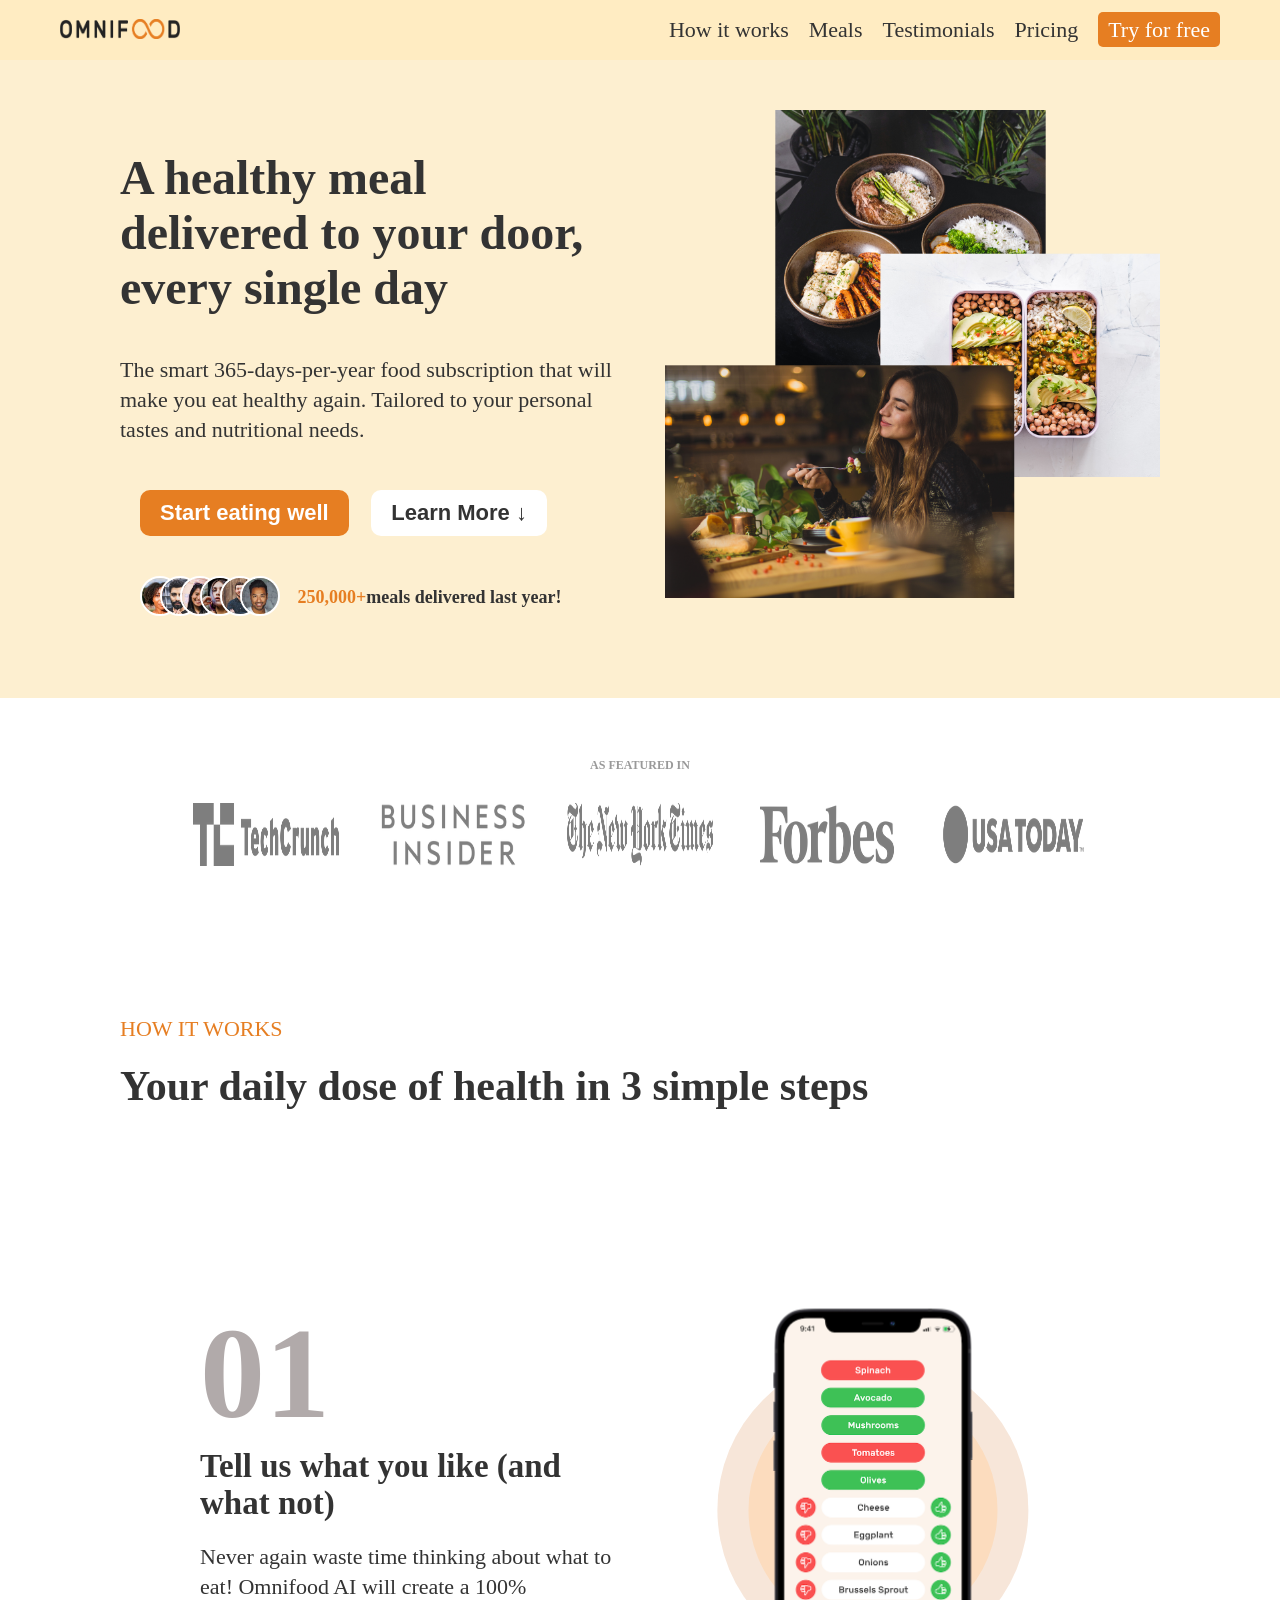
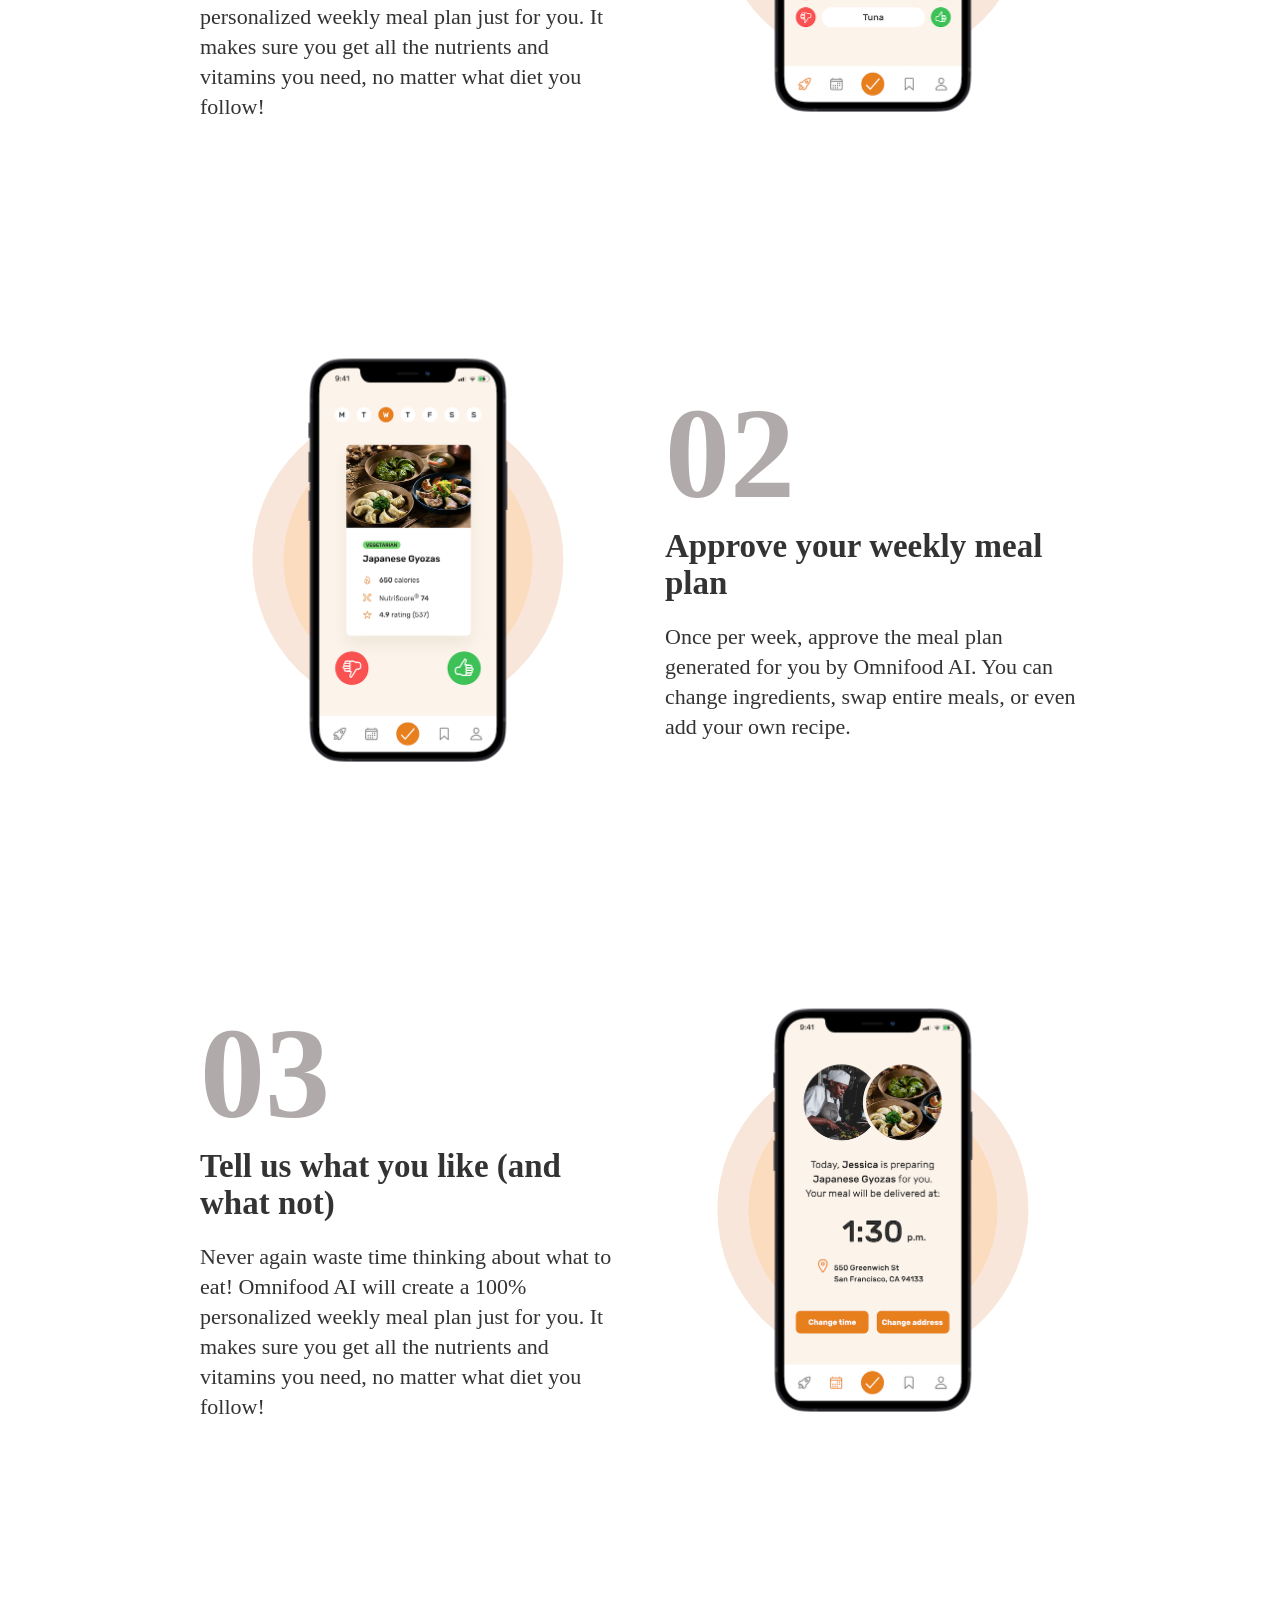
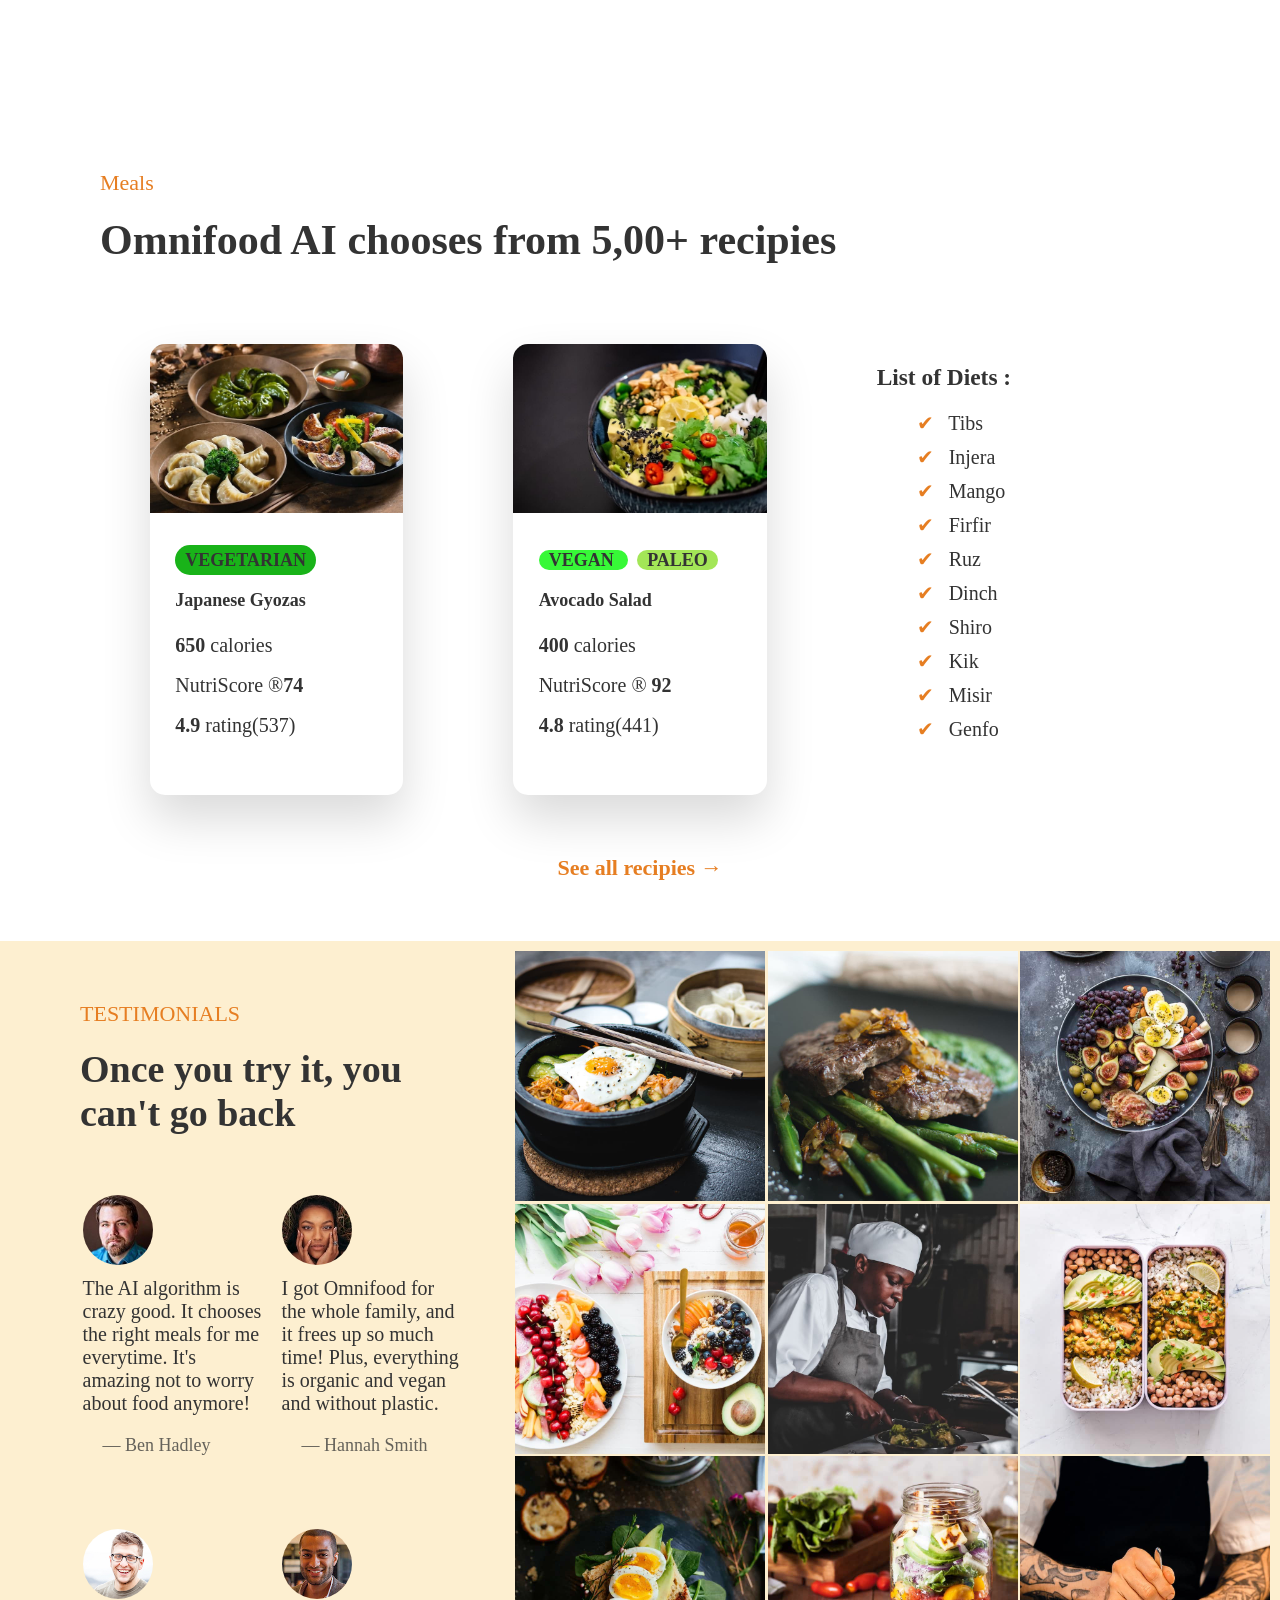
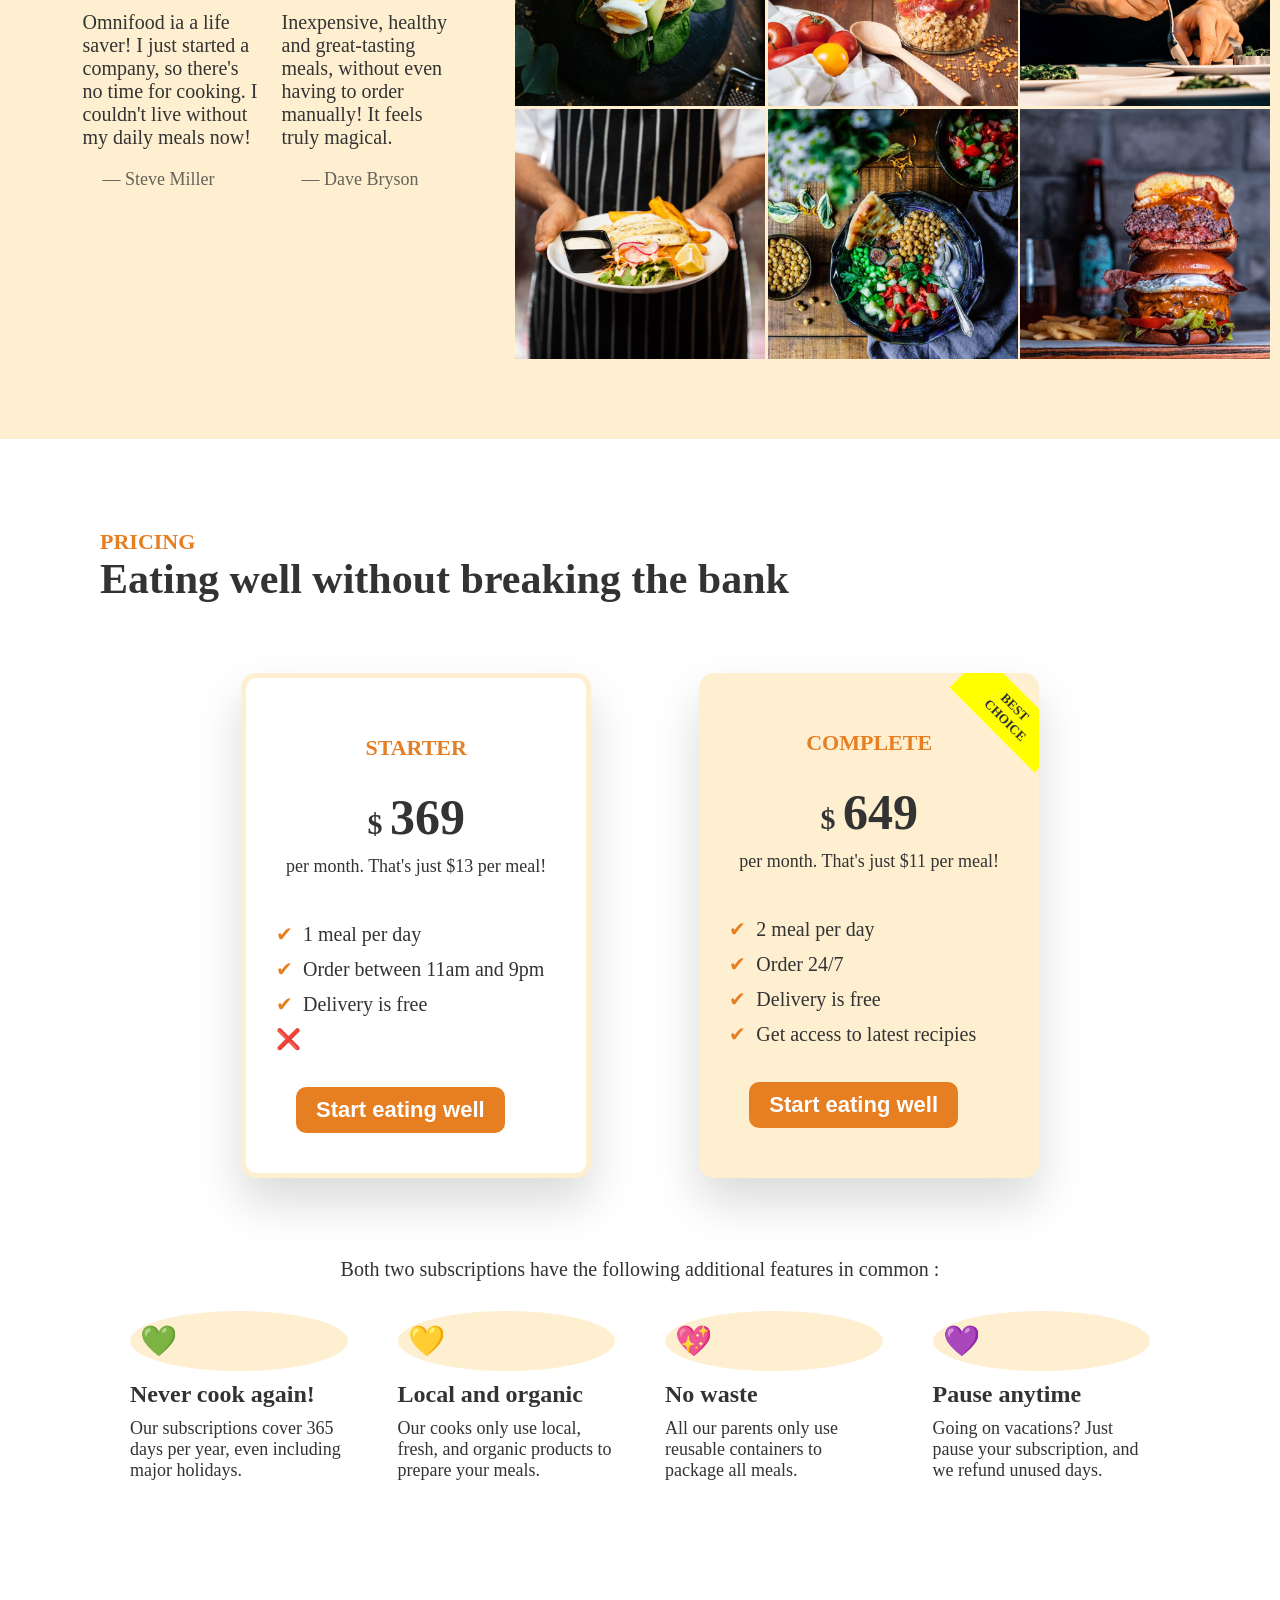
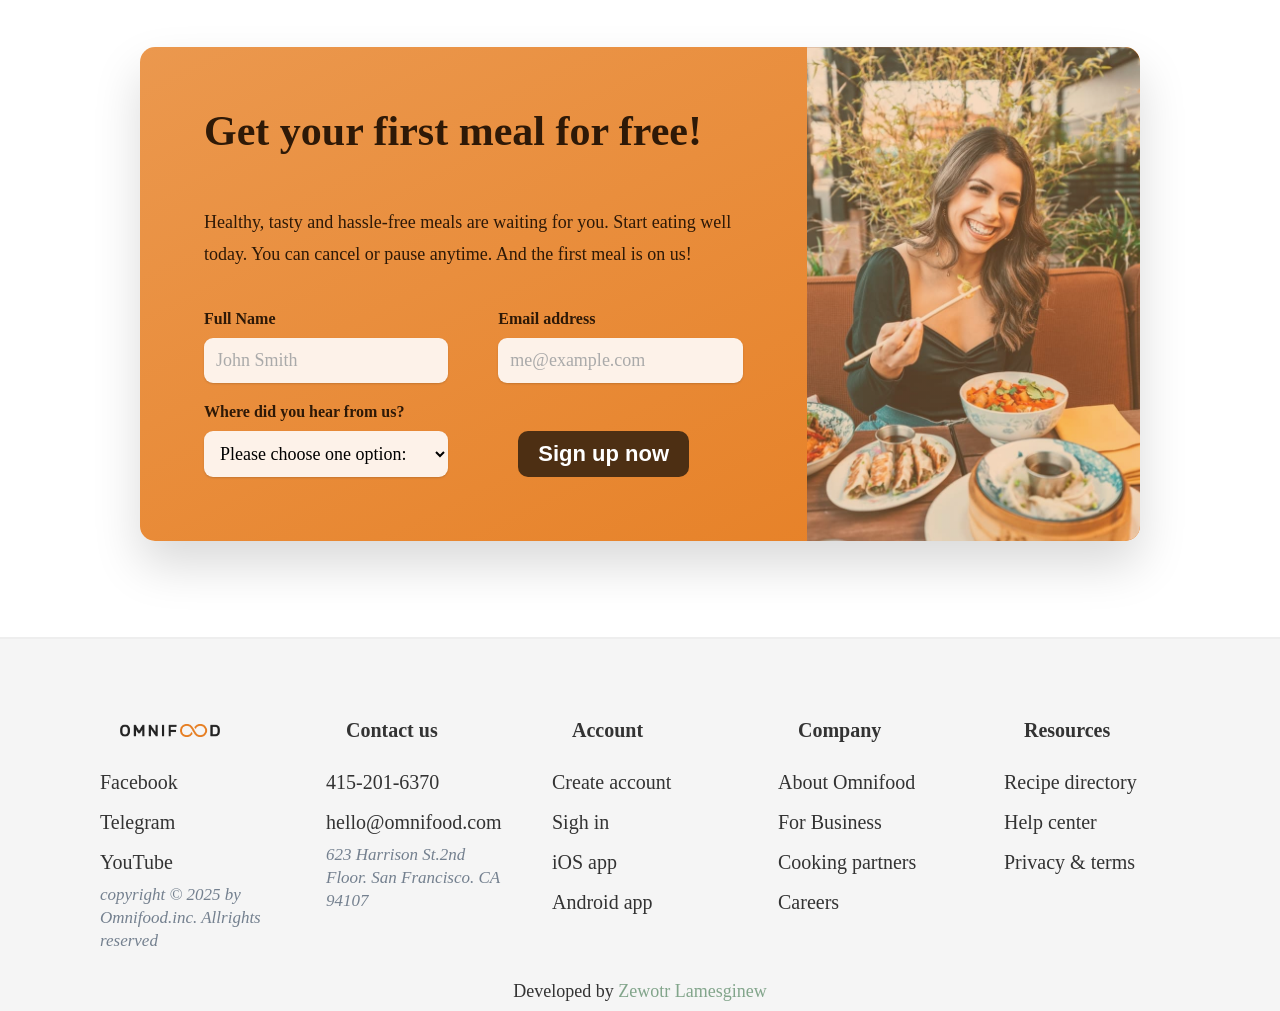
<file: index.html>
<!DOCTYPE html>
<html lang="en">
  <head>
    <meta charset="UTF-8" />
    <meta name="viewport" content="width=device-width, initial-scale=1.0" />
    <title>Omnifood</title>
    <link rel="stylesheet" href="styles.css" />
    <link rel="stylesheet" href="queries.css" />
  </head>
  <body>
    <header>
      <nav class="main__navs grid grid--2-cols">
        <div class="logo">
          <img
            src="img/omnifood-logo..png"
            alt="Omnifood logo"
            class="omnifood__logo"
          />
        </div>
        <div class="nav__links">
          <ul>
            <li>
              <a href="#how__it__works" class="nav-link"> How it works </a>
            </li>
            <li><a href="#meals" class="nav-link"> Meals </a></li>
            <li><a href="#testimonials" class="nav-link"> Testimonials </a></li>
            <li><a href="#pricing" class="nav-link"> Pricing </a></li>
            <li>
              <a href="#cta" class="nav-link try__for__free"> Try for free </a>
            </li>
          </ul>
        </div>
      </nav>
    </header>

    <!-- HERO -->
    <section class="section__hero grid grid--2-cols">
      <div class="hero__text">
        <h1 class="hero__title">
          A healthy meal delivered to your door, every single day
        </h1>
        <p class="hero__description">
          The smart 365-days-per-year food subscription that will make you eat
          healthy again. Tailored to your personal tastes and nutritional needs.
        </p>
        <button class="btn hero__btn__start-eat">Start eating well</button>
        <button class="btn hero__btn__learn-more">
          Learn More &DownArrow;
        </button>
        <div class="hero__testimony grid grid--3-cols">
          <p class="hero__testimony-images">
            <img
              src="img/customers/customer-6.jpg"
              alt="testimonial peerson image 1"
              class="hero__testimony-image"
            />
            <img
              src="img/customers/customer-5.jpg"
              alt="testimonial peerson image 2"
              class="hero__testimony-image"
            />
            <img
              src="img/customers/customer-1.jpg"
              alt="testimonial peerson image 3"
              class="hero__testimony-image"
            />
            <img
              src="img/customers/customer-3.jpg"
              alt="testimonial peerson image 5"
              class="hero__testimony-image"
            />
            <img
              src="img/customers/customer-4.jpg"
              alt="testimonial peerson image 6"
              class="hero__testimony-image"
            />
            <img
              src="img/customers/customer-2.jpg"
              alt="testimonial peerson image 4"
              class="hero__testimony-image"
            />
          </p>
          <span class="hero__testimony-texts">
            <span class="hero__delivered__meals-number">250,000+</span>meals
            delivered last year!
          </span>
        </div>
      </div>
      <div class="hero__box-img">
        <img
          src="img/hero..png"
          alt="woman eating, delicious food served"
          class="hero-img"
        />
      </div>
    </section>

    <!-- AS FEATURED IN -->
    <section id="as__featured__in" class="as__featured__in">
      <p class="as__featured__in-text">AS FEATURED IN</p>

      <figure class="featured__in-logos">
        <img
          src="img/logos/techcrunch.png"
          alt="Tech crunch logo"
          class="featured__in-logo"
        />
        <img
          src="img/logos/business-insider.png"
          alt="Business insider logo"
          class="featured__in-logo"
        />
        <img
          src="img/logos/the-new-york-times.png"
          alt="The newyork times logo"
          class="featured__in-logo"
        />
        <img
          src="img/logos/forbes.png"
          alt="Forbes logo"
          class="featured__in-logo"
        />
        <img
          src="img/logos/usa-today.png"
          alt="USA today logo"
          class="featured__in-logo"
        />
      </figure>
    </section>

    <!-- HOW IT WORKS -->
    <section id="how__it__works" class="how__it__works">
      <p class="title">HOW IT WORKS</p>
      <p class="describer">Your daily dose of health in 3 simple steps</p>
      <div class="how__work-steps">
        <div class="how__step how__step-one grid grid--2-cols">
          <div class="how__step-text">
            <h1 class="how__step-number">01</h1>
            <h2 class="how__work__step-title">
              Tell us what you like (and what not)
            </h2>
            <p class="how__work__step-description">
              Never again waste time thinking about what to eat! Omnifood AI
              will create a 100% personalized weekly meal plan just for you. It
              makes sure you get all the nutrients and vitamins you need, no
              matter what diet you follow!
            </p>
          </div>
          <div class="how__frame">
            <div class="how__work__step-photo">
              <img
                src="img/app/app-screen-1..png"
                alt="green and red color buttons  with food item name on above to choose with style like in mobile phone"
              />
            </div>
          </div>
          <!-- </div> -->

          <!-- step 2 -->
          <!-- <div class="how__step how__step-two grid grid--2-cols"> -->
          <div class="how__frame how__frame-2">
            <div class="how__work__step-photo">
              <img
                src="img/app/app-screen-2..png"
                alt="green and red color buttons  with food item name on above to choose with style like in mobile phone"
              />
            </div>
          </div>
          <div class="how__step-text how__step-two">
            <h1 class="how__step-number">02</h1>
            <h2 class="how__work__step-title">Approve your weekly meal plan</h2>
            <p class="how__work__step-description">
              Once per week, approve the meal plan generated for you by Omnifood
              AI. You can change ingredients, swap entire meals, or even add
              your own recipe.
            </p>
          </div>
          <!-- </div> -->
          <!-- step 3 -->
          <!-- <div class="how__step how__step-three grid grid--2-cols"> -->
          <div class="how__step-text">
            <h1 class="how__step-number">03</h1>
            <h2 class="how__work__step-title">
              Tell us what you like (and what not)
            </h2>
            <p class="how__work__step-description">
              Never again waste time thinking about what to eat! Omnifood AI
              will create a 100% personalized weekly meal plan just for you. It
              makes sure you get all the nutrients and vitamins you need, no
              matter what diet you follow!
            </p>
          </div>
          <div class="how__frame">
            <div class="how__work__step-photo">
              <img
                src="img/app/app-screen-3..png"
                alt="green and red color buttons  with food item name on above to choose with style like in mobile phone"
              />
            </div>
          </div>
        </div>
      </div>
    </section>

    <!-- MEALS-->
    <section id="meals" class="meals">
      <h class="title meals__title">Meals</h>
      <p class="describer">Omnifood AI chooses from 5,00+ recipies</p>
      <div class="meal__menu grid grid--3-cols">
        <!-- meal one -->
        <div class="menu-one menu__container">
          <div class="menu-photo">
            <img
              src="img/meals/meal-1.jpg"
              alt="meal menu one with description including rating"
              class="menu-img"
            />
          </div>
          <div class="menu-description">
            <h2 class="dieter-type menu-1">VEGETARIAN</h2>
            <h1 class="menu-name">Japanese Gyozas</h1>
            <p><strong>650</strong> calories</p>
            <p>NutriScore &REG;<strong>74</strong></p>
            <p><strong>4.9</strong> rating(537)</p>
          </div>
        </div>

        <!-- meal two -->
        <div class="menu-two menu__container">
          <div class="menu-photo">
            <img
              src="img/meals/meal-2.jpg"
              alt="meal menu one with description including rating"
              class="menu-img"
            />
          </div>
          <div class="menu-description">
            <h2 class="menu-2">
              <span class="type-1 dieter-type">VEgan </span> &nbsp;
              <span class="type-2 dieter-type"> paleo</span>
            </h2>
            <h1 class="menu-name">Avocado Salad</h1>
            <p><strong>400</strong> calories</p>
            <p>NutriScore &REG; <strong>92</strong></p>
            <p><strong>4.8</strong> rating(441)</p>
          </div>
        </div>

        <div class="menu-lists">
          <h3 class="diets__list">List of Diets :</h3>
          <ul class="lists">
            <li class="diet-list">
              <span class="right-icon"> ✔ &nbsp;</span> Tibs
            </li>
            <li class="diet-list">
              <span class="right-icon"> ✔ &nbsp;</span> Injera
            </li>
            <li class="diet-list">
              <span class="right-icon"> ✔ &nbsp;</span> Mango
            </li>
            <li class="diet-list">
              <span class="right-icon"> ✔ &nbsp;</span> Firfir
            </li>
            <li class="diet-list">
              <span class="right-icon"> ✔ &nbsp;</span> Ruz
            </li>
            <li class="diet-list">
              <span class="right-icon"> ✔ &nbsp;</span> Dinch
            </li>
            <li class="diet-list">
              <span class="right-icon"> ✔ &nbsp;</span> Shiro
            </li>
            <li class="diet-list">
              <span class="right-icon"> ✔ &nbsp;</span> Kik
            </li>
            <li class="diet-list">
              <span class="right-icon"> ✔ &nbsp;</span> Misir
            </li>
            <li class="diet-list">
              <span class="right-icon"> ✔ &nbsp;</span> Genfo
            </li>
          </ul>
        </div>
      </div>
      <h3 class="see_more">See all recipies &RightArrow;</h3>
    </section>

    <!-- TESTIMONIALS -->
    <section id="testimonials" class="testimonials">
      <div class="testimonials-box grid grid--2-cols">
        <div class="all--testimonials">
          <h class="title testimony-title">TESTIMONIALS</h>
          <p class="describer testimony-description">
            Once you try it, you can't go back
          </p>
          <!-- meal one -->
          <div class="all__testim__container grid grid--2-cols">
            <figure class="testim__container">
              <img
                src="img/customers/ben.jpg"
                alt="photo of customer ben hadley "
                class="testim-photo"
              />
              <blockquote class="testim--idea">
                The AI algorithm is crazy good. It chooses the right meals for
                me everytime. It's amazing not to worry about food anymore!
              </blockquote>
              <p class="testim-name">&mdash; Ben Hadley</p>
            </figure>

            <!-- testi 2 -->
            <figure class="testim__container">
              <img
                src="img/customers/hannah.jpg"
                alt="photo of customer hannah smith"
                class="testim-photo"
              />
              <blockquote class="testim--idea">
                I got Omnifood for the whole family, and it frees up so much
                time! Plus, everything is organic and vegan and without plastic.
              </blockquote>
              <p class="testim-name">&mdash; Hannah Smith</p>
            </figure>

            <!-- testi 3 -->
            <figure class="testim__container">
              <img
                src="img/customers/steve.jpg"
                alt="photo of customer steve miller"
                class="testim-photo"
              />
              <blockquote class="testim--idea">
                Omnifood ia a life saver! I just started a company, so there's
                no time for cooking. I couldn't live without my daily meals now!
              </blockquote>
              <p class="testim-name">&mdash; Steve Miller</p>
            </figure>
            <!-- testi 4 -->
            <figure class="testim__container">
              <img
                src="img/customers/dave.jpg"
                alt="photo of customer Dave Bryson"
                class="testim-photo"
              />
              <blockquote class="testim--idea">
                Inexpensive, healthy and great-tasting meals, without even
                having to order manually! It feels truly magical.
              </blockquote>
              <p class="testim-name">&mdash; Dave Bryson</p>
            </figure>
          </div>
        </div>
        <!-- gallary -->
        <div class="gallary grid grid--3-cols">
          <img
            src="img/gallery/gallery-1.jpg"
            alt="testimonial one"
            class="gallery-img"
          />
          <img
            src="img/gallery/gallery-2.jpg"
            alt="testimonial one"
            class="gallery-img"
          />
          <img
            src="img/gallery/gallery-3.jpg"
            alt="testimonial one"
            class="gallery-img"
          />
          <img
            src="img/gallery/gallery-4.jpg"
            alt="testimonial one"
            class="gallery-img"
          />
          <img
            src="img/gallery/gallery-5.jpg"
            alt="testimonial one"
            class="gallery-img"
          />
          <img
            src="img/gallery/gallery-6.jpg"
            alt="testimonial one"
            class="gallery-img"
          />
          <img
            src="img/gallery/gallery-7.jpg"
            alt="testimonial one"
            class="gallery-img"
          />
          <img
            src="img/gallery/gallery-8.jpg"
            alt="testimonial one"
            class="gallery-img"
          />
          <img
            src="img/gallery/gallery-10.jpg"
            alt="testimonial one"
            class="gallery-img"
          />
          <img
            src="img/gallery/gallery-9.jpg"
            alt="testimonial one"
            class="gallery-img"
          />
          <img
            src="img/gallery/gallery-11.jpg"
            alt="testimonial one"
            class="gallery-img"
          />
          <img
            src="img/gallery/gallery-12.jpg"
            alt="testimonial one"
            class="gallery-img"
          />
        </div>
      </div>
    </section>

    <!-- PRICING -->
    <section id="pricing" class="pricing">
      <h2 class="title">PRICING</h2>
      <h class="describer">Eating well without breaking the bank</h>
      <div class="price__box-container grid grid--2-cols">
        <div class="price-box box-one">
          <div>
            <p class="box-title">STARTER</p>
            <p class="price-description">$ <span class="price">369</span></p>
            <p class="price-simpifier">per month. That's just $13 per meal!</p>
          </div>
          <div class="price-package">
            <p><span class="right-icon"> ✔ &nbsp;</span>1 meal per day</p>
            <p>
              <span class="right-icon"> ✔ &nbsp;</span>Order between 11am and
              9pm
            </p>
            <p><span class="right-icon"> ✔ &nbsp;</span>Delivery is free</p>
            <p>❌</p>
          </div>
          <button class="btn start__eating__well">Start eating well</button>
        </div>

        <div class="price-box box-two">
          <div>
            <p class="box-title">COMPLETE</p>
            <p class="price-description">$ <span class="price">649</span></p>
            <p class="price-simpifier">per month. That's just $11 per meal!</p>
          </div>
          <div class="price-package">
            <p><span class="right-icon"> ✔ &nbsp;</span>2 meal per day</p>
            <p><span class="right-icon"> ✔ &nbsp;</span>Order 24/7</p>
            <p><span class="right-icon"> ✔ &nbsp;</span>Delivery is free</p>
            <p>
              <span class="right-icon"> ✔ &nbsp;</span>Get access to latest
              recipies
            </p>
          </div>
          <button class="btn start__eating__well">Start eating well</button>
        </div>
      </div>
      <article>
        Both two subscriptions have the following additional features in common
        :
      </article>
      <!-- 4 grid section -->
      <div class="grid grid--4-cols plan-fetures">
        <div class="first plan-feture">
          <p class="icon">💚</p>
          <p class="feature-title">Never cook again!</p>
          <p class="price-bottom-text">
            Our subscriptions cover 365 days per year, even including major
            holidays.
          </p>
        </div>
        <div class="second plan-feture">
          <p class="icon">💛</p>
          <p class="feature-title">Local and organic</p>
          <p class="price-bottom-text">
            Our cooks only use local, fresh, and organic products to prepare
            your meals.
          </p>
        </div>
        <div class="third plan-feture">
          <p class="icon">💖</p>

          <!-- <icon-icon class="icon" name="leaf-outline"></icon-icon> -->
          <p class="feature-title">No waste</p>
          <p class="price-bottom-text">
            All our parents only use reusable containers to package all meals.
          </p>
        </div>
        <div class="fourth plan-feture">
          <p class="icon">💜</p>
          <p class="feature-title">Pause anytime</p>
          <p class="price-bottom-text">
            Going on vacations? Just pause your subscription, and we refund
            unused days.
          </p>
        </div>
      </div>
    </section>
    <!-- CALL TO ACTION -->
    <section id="cta" class="call__to__action">
      <div class="cta-container cta">
        <div class="cta-text-box">
          <p class="describer cta-title">Get your first meal for free!</p>
          <br />
          <p class="cta-text">
            Healthy, tasty and hassle-free meals are waiting for you. Start
            eating well today. You can cancel or pause anytime. And the first
            meal is on us!
          </p>
          <form class="cta-form" action="#">
            <div>
              <label for="full name">Full Name</label>
              <input type="text" placeholder="John Smith" required />
            </div>
            <div>
              <label for="email address">Email address</label>
              <input type="email" placeholder="me@example.com" required />
            </div>
            <div>
              <label for="full name">Where did you hear from us?</label>
              <select id="select-where" required>
                <option value="">Please choose one option:</option>
                <option value="friends">Friends and Family</option>
                <option value="podcast">Podcast</option>
                <option value="youtube">YouTube video</option>
                <option value="ad">Facebook ad</option>
                <option value="others">Others</option>
              </select>
            </div>
            <button class="btn sign__up__now">Sign up now</button>
          </form>
        </div>
        <div
          class="cta-image-box"
          role="img"
          aria-label="Women enjoying food"
        ></div>
      </div>
    </section>

    <!-- FOOTER -->

    <footer id="footer" class="footer grid grid--5-cols">
      <div class="footer__section">
        <p class="footer__title">
          <img
            src="img/omnifood-logo..png"
            alt="Omnifood logo"
            class="footer__omni__image"
          />
        </p>
        <ul class="links">
          <li><a href="https://www.facebook.com/omnifood">Facebook</a></li>
          <li><a href="https://www.t.me/omnifood">Telegram</a></li>
          <li><a href="https://www.youtube.com/omnifood">YouTube</a></li>
          <li>
            <i>copyright &copy; 2025 by Omnifood.inc. Allrights reserved</i>
          </li>
        </ul>
      </div>
      <div class="footer__section">
        <p class="footer__title">Contact us</p>
        <ul class="links">
          <li><a href="#footer">415-201-6370</a></li>
          <li><a href="#footer">hello@omnifood.com</a></li>
          <li><i> 623 Harrison St.2nd Floor. San Francisco. CA 94107 </i></li>
        </ul>
      </div>
      <div class="footer__section">
        <p class="footer__title">Account</p>
        <ul class="links">
          <li><a href="#cta">Create account</a></li>
          <li><a href="#cta">Sigh in</a></li>
          <li><a href="#footer">iOS app</a></li>
          <li><a href="#footer">Android app</a></li>
        </ul>
      </div>
      <div class="footer__section">
        <p class="footer__title">Company</p>
        <ul class="links">
          <li><a href="#footer">About Omnifood</a></li>
          <li><a href="#footer">For Business</a></li>
          <li><a href="#footer">Cooking partners</a></li>
          <li><a href="#footer">Careers</a></li>
        </ul>
      </div>
      <div class="footer__section">
        <p class="footer__title">Resources</p>
        <ul class="links">
          <li><a href="#footer">Recipe directory</a></li>
          <li><a href="#footer">Help center</a></li>
          <li><a href="#footer">Privacy & terms</a></li>
        </ul>
      </div>
    </footer>
    <p class="developed-by">
      Developed by
      <a href="https://zewotr.vercel.app" class="dev-by">Zewotr Lamesginew</a>
    </p>
  </body>
</html>
</file>
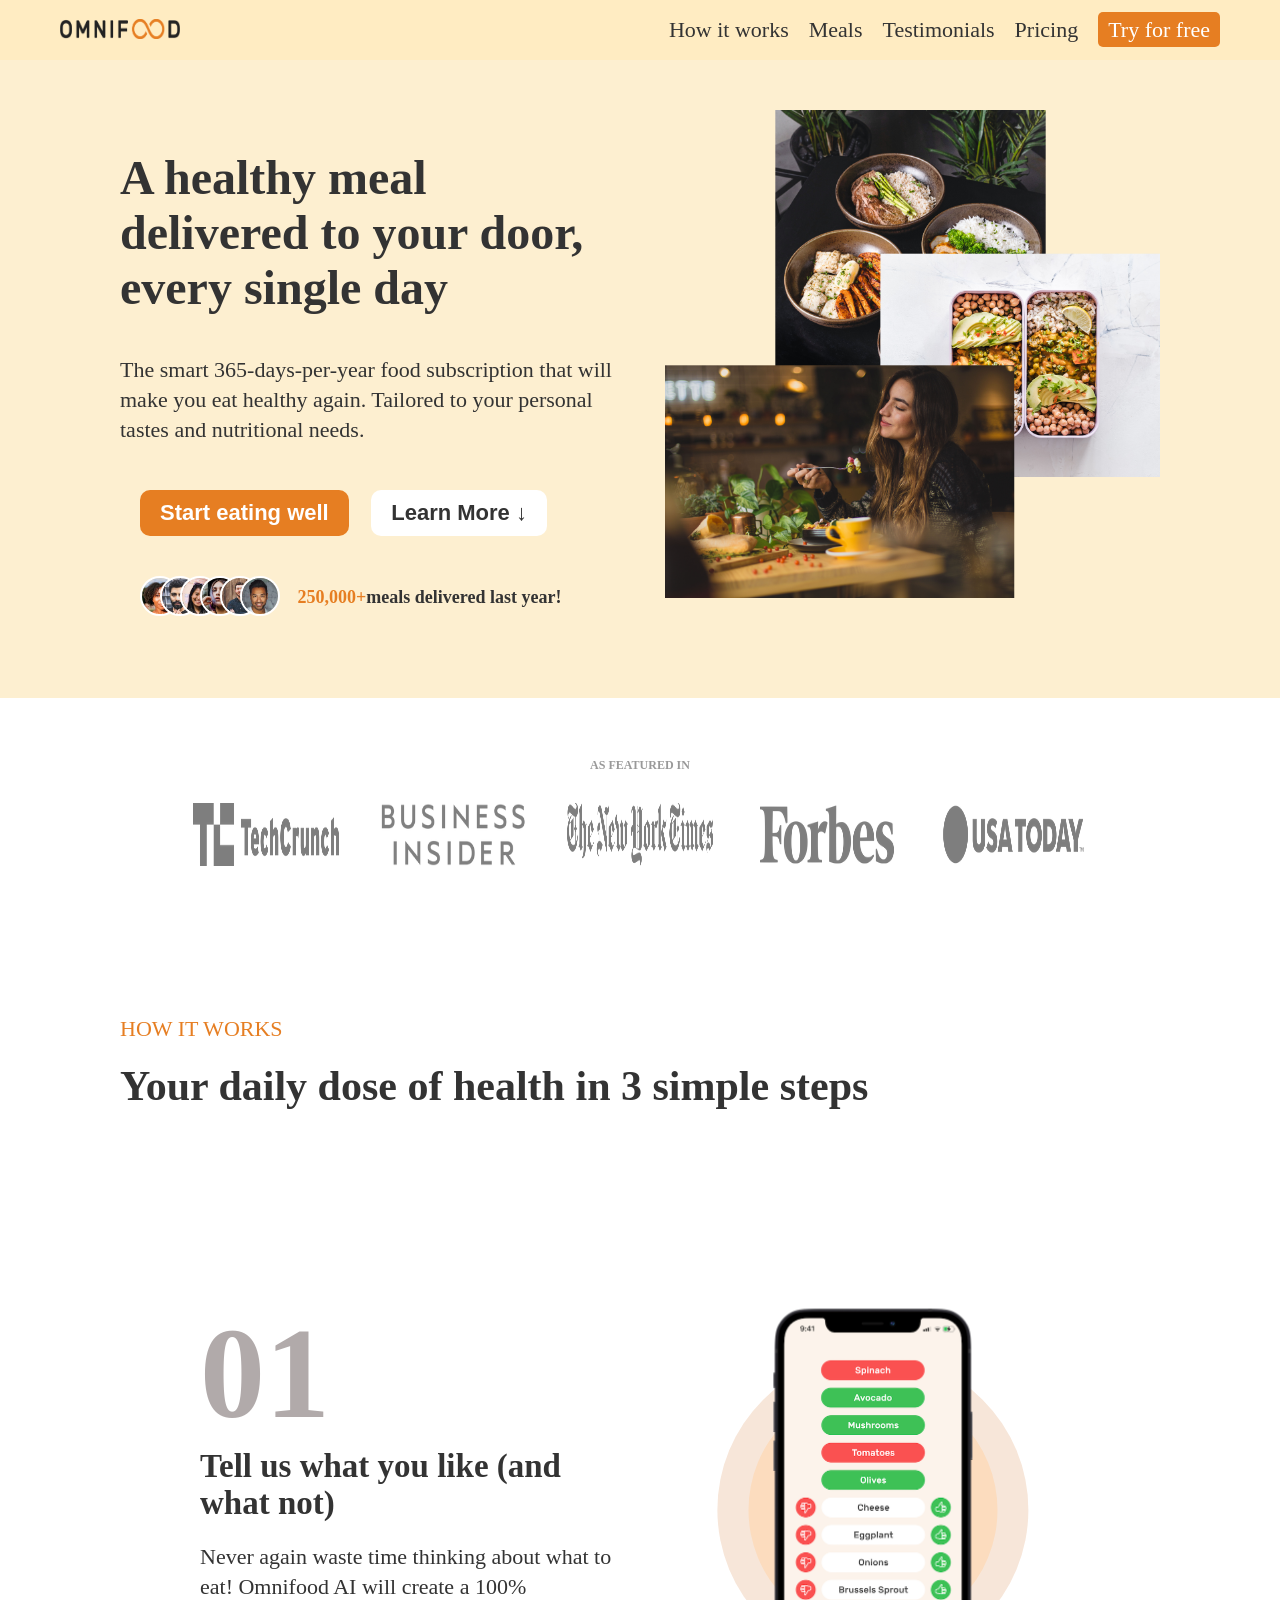
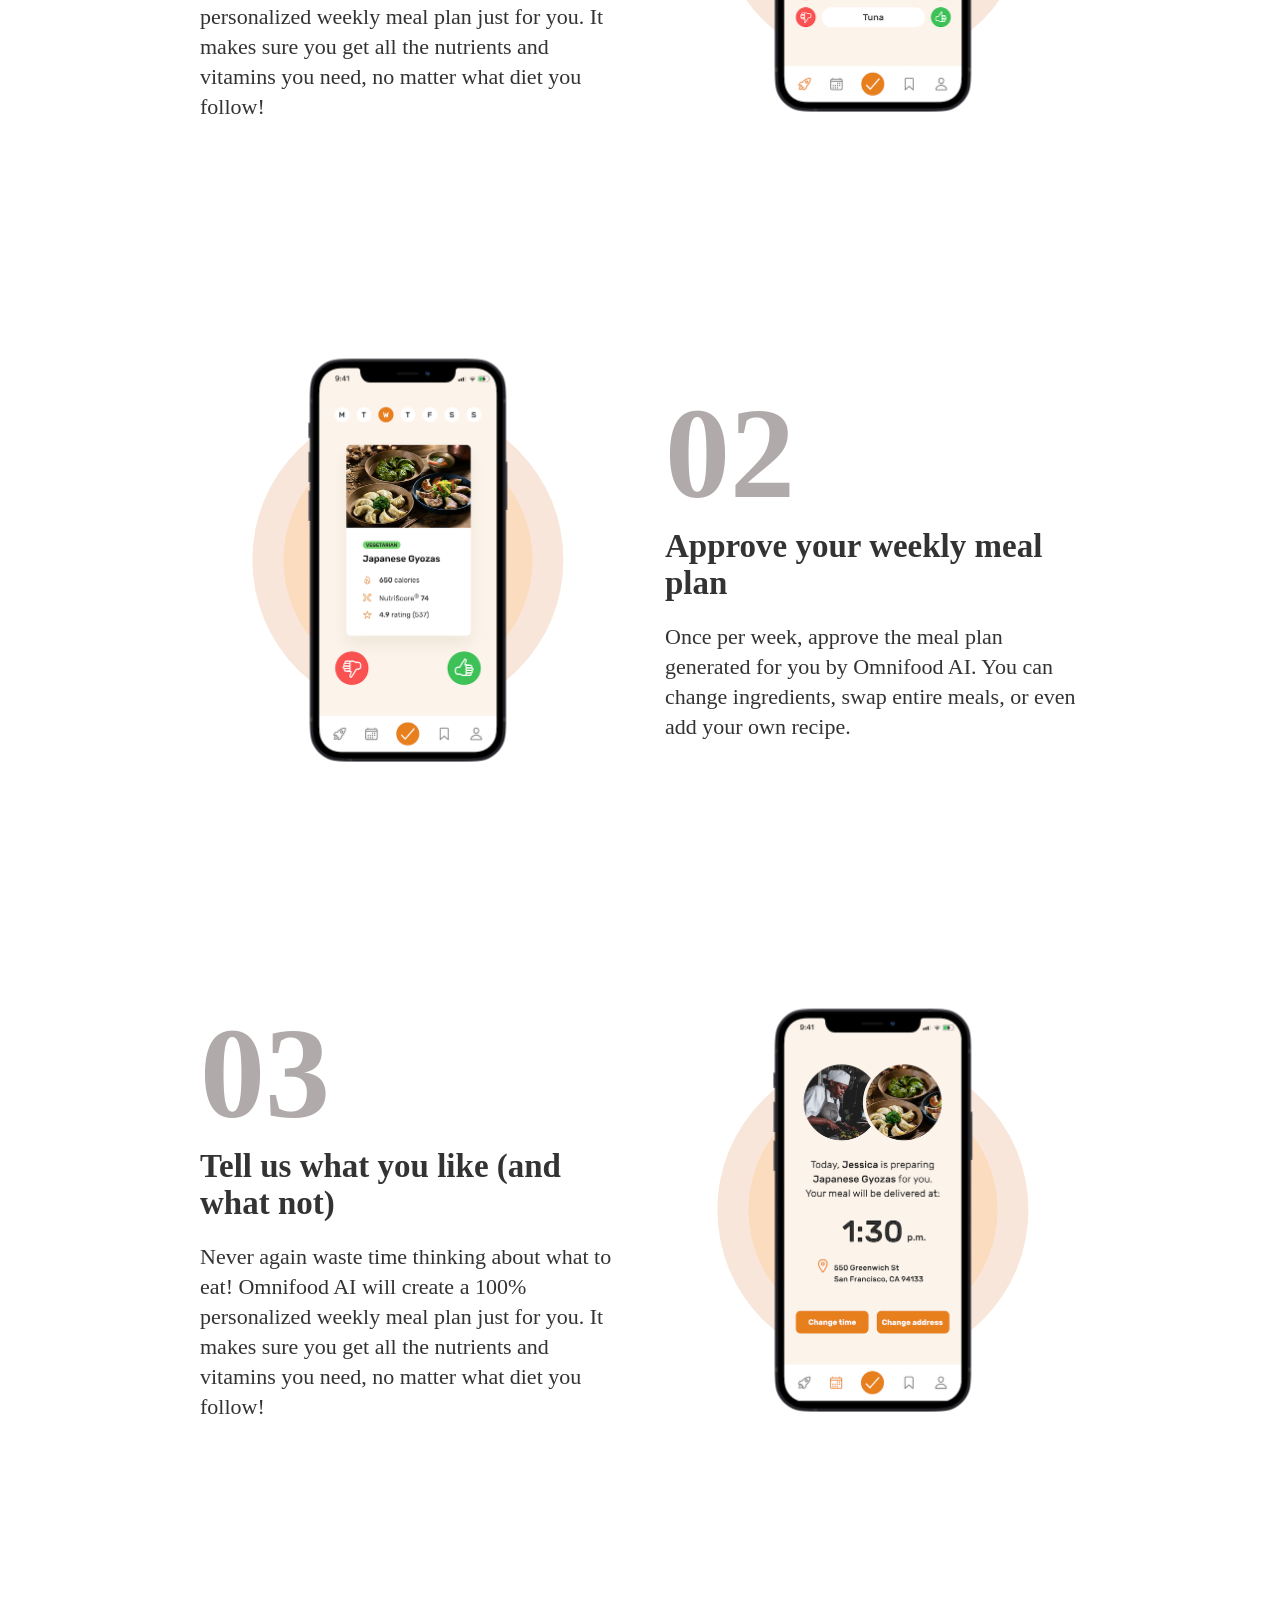
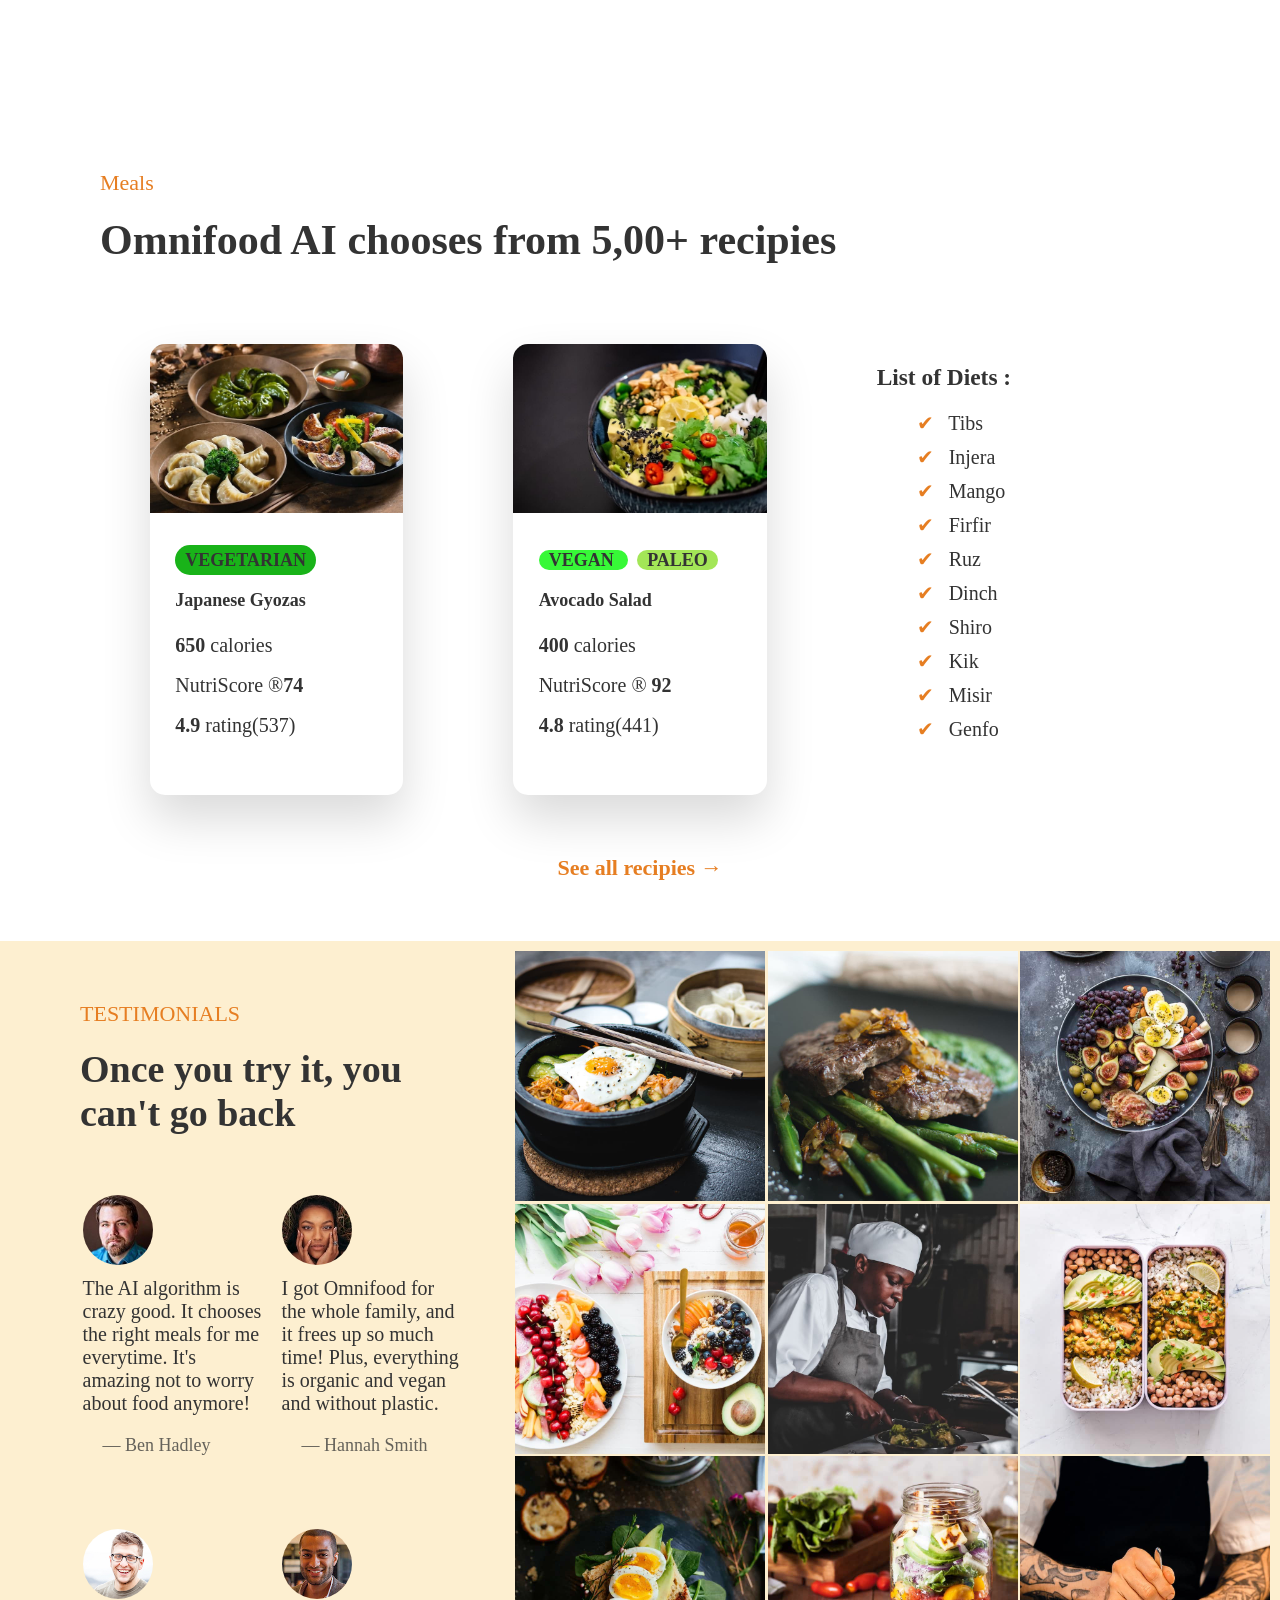
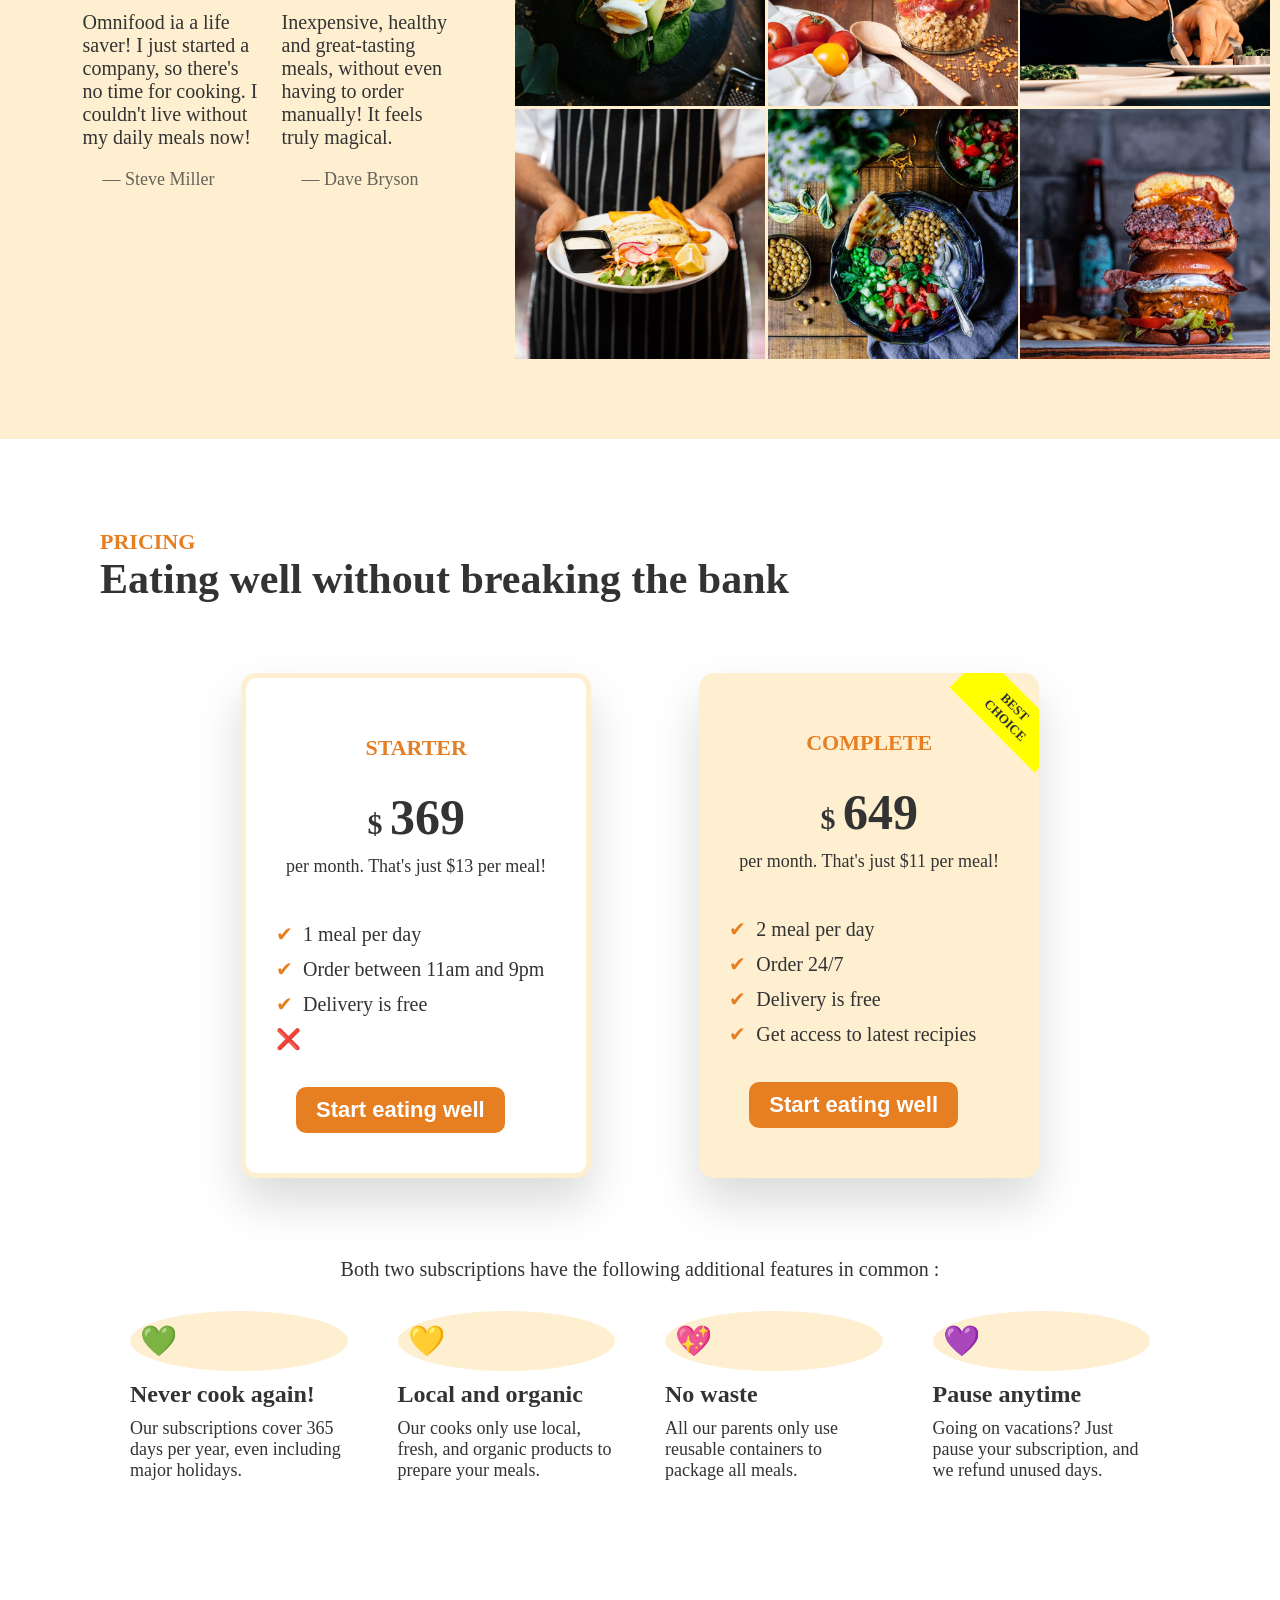
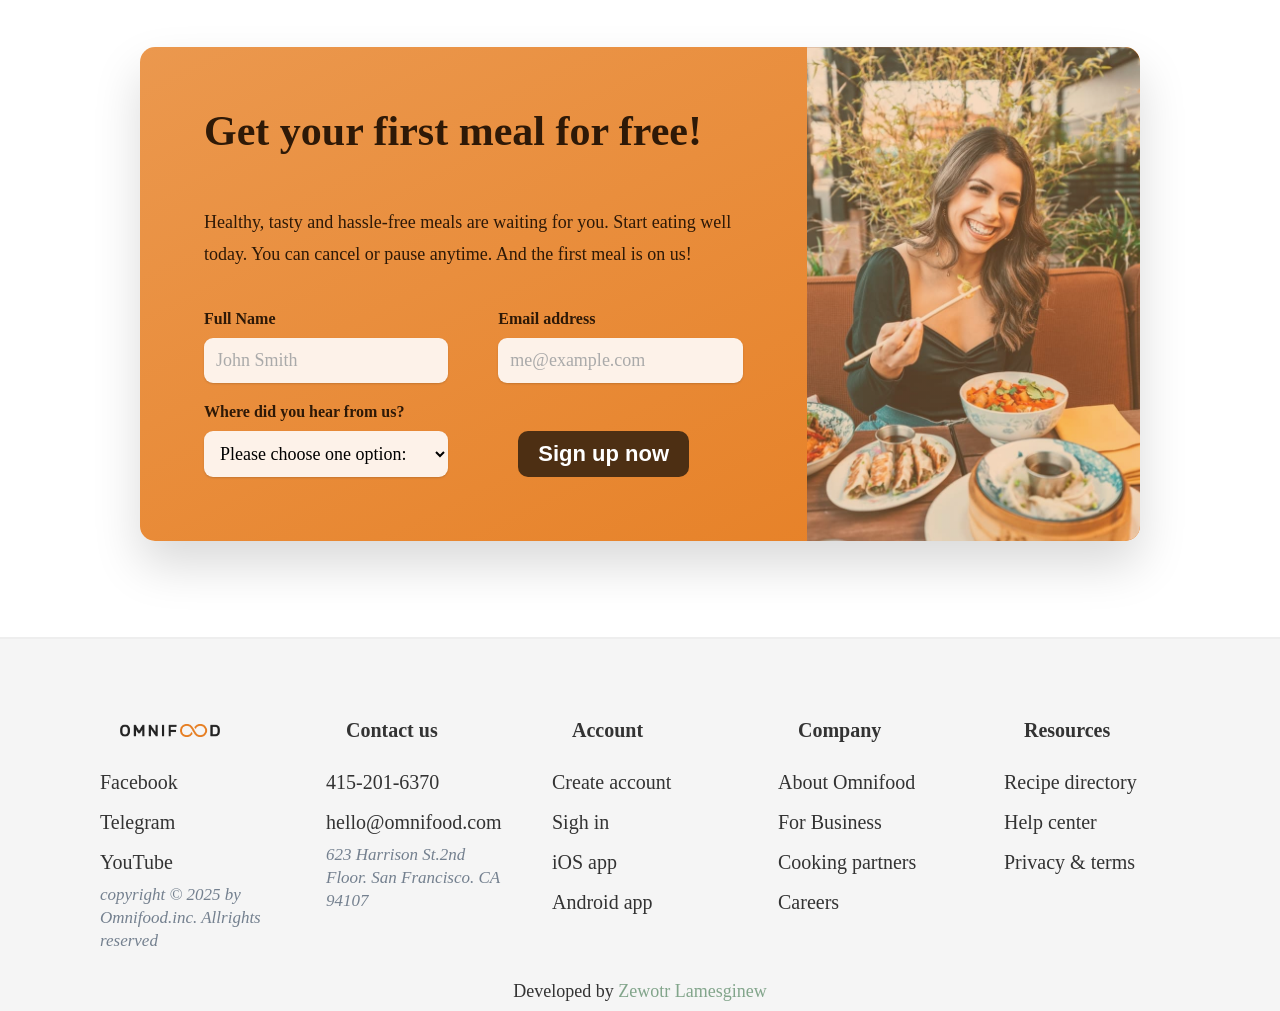
<file: Omnifood/index.html>
<!DOCTYPE html>
<html lang="en">
  <head>
    <meta charset="UTF-8" />
    <meta name="viewport" content="width=device-width, initial-scale=1.0" />
    <title>Omnifood</title>
    <link rel="stylesheet" href="styles.css" />
    <link rel="stylesheet" href="queries.css" />
  </head>
  <body>
    <header>
      <nav class="main__navs grid grid--2-cols">
        <div class="logo">
          <img
            src="img/omnifood-logo..png"
            alt="Omnifood logo"
            class="omnifood__logo"
          />
        </div>
        <div class="nav__links">
          <ul>
            <li>
              <a href="#how__it__works" class="nav-link"> How it works </a>
            </li>
            <li><a href="#meals" class="nav-link"> Meals </a></li>
            <li><a href="#testimonials" class="nav-link"> Testimonials </a></li>
            <li><a href="#pricing" class="nav-link"> Pricing </a></li>
            <li>
              <a href="#" class="nav-link try__for__free"> Try for free </a>
            </li>
          </ul>
        </div>
      </nav>
    </header>

    <!-- HERO -->
    <section class="section__hero grid grid--2-cols">
      <div class="hero__text">
        <h1 class="hero__title">
          A healthy meal delivered to your door, every single day
        </h1>
        <p class="hero__description">
          The smart 365-days-per-year food subscription that will make you eat
          healthy again. Tailored to your personal tastes and nutritional needs.
        </p>
        <button class="btn hero__btn__start-eat">Start eating well</button>
        <button class="btn hero__btn__learn-more">
          Learn More &DownArrow;
        </button>
        <div class="hero__testimony grid grid--3-cols">
          <p class="hero__testimony-images">
            <img
              src="img/customers/customer-6.jpg"
              alt="testimonial peerson image 1"
              class="hero__testimony-image"
            />
            <img
              src="img/customers/customer-5.jpg"
              alt="testimonial peerson image 2"
              class="hero__testimony-image"
            />
            <img
              src="img/customers/customer-1.jpg"
              alt="testimonial peerson image 3"
              class="hero__testimony-image"
            />
            <img
              src="img/customers/customer-3.jpg"
              alt="testimonial peerson image 5"
              class="hero__testimony-image"
            />
            <img
              src="img/customers/customer-4.jpg"
              alt="testimonial peerson image 6"
              class="hero__testimony-image"
            />
            <img
              src="img/customers/customer-2.jpg"
              alt="testimonial peerson image 4"
              class="hero__testimony-image"
            />
          </p>
          <span class="hero__testimony-texts">
            <span class="hero__delivered__meals-number">250,000+</span>meals
            delivered last year!
          </span>
        </div>
      </div>
      <div class="hero__box-img">
        <img
          src="img/hero..png"
          alt="woman eating, delicious food served"
          class="hero-img"
        />
      </div>
    </section>

    <!-- AS FEATURED IN -->
    <section id="as__featured__in" class="as__featured__in">
      <p class="as__featured__in-text">AS FEATURED IN</p>

      <figure class="featured__in-logos">
        <img
          src="img/logos/techcrunch.png"
          alt="Tech crunch logo"
          class="featured__in-logo"
        />
        <img
          src="img/logos/business-insider.png"
          alt="Business insider logo"
          class="featured__in-logo"
        />
        <img
          src="img/logos/the-new-york-times.png"
          alt="The newyork times logo"
          class="featured__in-logo"
        />
        <img
          src="img/logos/forbes.png"
          alt="Forbes logo"
          class="featured__in-logo"
        />
        <img
          src="img/logos/usa-today.png"
          alt="USA today logo"
          class="featured__in-logo"
        />
      </figure>
    </section>

    <!-- HOW IT WORKS -->
    <section id="how__it__works" class="how__it__works">
      <p class="title">HOW IT WORKS</p>
      <p class="describer">Your daily dose of health in 3 simple steps</p>
      <div class="how__work-steps">
        <div class="how__step how__step-one grid grid--2-cols">
          <div class="how__step-text">
            <h1 class="how__step-number">01</h1>
            <h2 class="how__work__step-title">
              Tell us what you like (and what not)
            </h2>
            <p class="how__work__step-description">
              Never again waste time thinking about what to eat! Omnifood AI
              will create a 100% personalized weekly meal plan just for you. It
              makes sure you get all the nutrients and vitamins you need, no
              matter what diet you follow!
            </p>
          </div>
          <div class="how__frame">
            <div class="how__work__step-photo">
              <img
                src="img/app/app-screen-1..png"
                alt="green and red color buttons  with food item name on above to choose with style like in mobile phone"
              />
            </div>
          </div>
          <!-- </div> -->

          <!-- step 2 -->
          <!-- <div class="how__step how__step-two grid grid--2-cols"> -->
          <div class="how__frame how__frame-2">
            <div class="how__work__step-photo">
              <img
                src="img/app/app-screen-2..png"
                alt="green and red color buttons  with food item name on above to choose with style like in mobile phone"
              />
            </div>
          </div>
          <div class="how__step-text how__step-two">
            <h1 class="how__step-number">02</h1>
            <h2 class="how__work__step-title">Approve your weekly meal plan</h2>
            <p class="how__work__step-description">
              Once per week, approve the meal plan generated for you by Omnifood
              AI. You can change ingredients, swap entire meals, or even add
              your own recipe.
            </p>
          </div>
          <!-- </div> -->
          <!-- step 3 -->
          <!-- <div class="how__step how__step-three grid grid--2-cols"> -->
          <div class="how__step-text">
            <h1 class="how__step-number">03</h1>
            <h2 class="how__work__step-title">
              Tell us what you like (and what not)
            </h2>
            <p class="how__work__step-description">
              Never again waste time thinking about what to eat! Omnifood AI
              will create a 100% personalized weekly meal plan just for you. It
              makes sure you get all the nutrients and vitamins you need, no
              matter what diet you follow!
            </p>
          </div>
          <div class="how__frame">
            <div class="how__work__step-photo">
              <img
                src="img/app/app-screen-3..png"
                alt="green and red color buttons  with food item name on above to choose with style like in mobile phone"
              />
            </div>
          </div>
        </div>
      </div>
    </section>

    <!-- MEALS-->
    <section id="meals" class="meals">
      <h class="title meals__title">Meals</h>
      <p class="describer">Omnifood AI chooses from 5,00+ recipies</p>
      <div class="meal__menu grid grid--3-cols">
        <!-- meal one -->
        <div class="menu-one menu__container">
          <div class="menu-photo">
            <img
              src="img/meals/meal-1.jpg"
              alt="meal menu one with description including rating"
              class="menu-img"
            />
          </div>
          <div class="menu-description">
            <h2 class="dieter-type menu-1">VEGETARIAN</h2>
            <h1 class="menu-name">Japanese Gyozas</h1>
            <p><strong>650</strong> calories</p>
            <p>NutriScore &REG;<strong>74</strong></p>
            <p><strong>4.9</strong> rating(537)</p>
          </div>
        </div>

        <!-- meal two -->
        <div class="menu-two menu__container">
          <div class="menu-photo">
            <img
              src="img/meals/meal-2.jpg"
              alt="meal menu one with description including rating"
              class="menu-img"
            />
          </div>
          <div class="menu-description">
            <h2 class="menu-2">
              <span class="type-1 dieter-type">VEgan </span> &nbsp;
              <span class="type-2 dieter-type"> paleo</span>
            </h2>
            <h1 class="menu-name">Avocado Salad</h1>
            <p><strong>400</strong> calories</p>
            <p>NutriScore &REG; <strong>92</strong></p>
            <p><strong>4.8</strong> rating(441)</p>
          </div>
        </div>

        <div class="menu-lists">
          <h3 class="diets__list">List of Diets :</h3>
          <ul class="lists">
            <li class="diet-list">
              <span class="right-icon"> ✔ &nbsp;</span> Tibs
            </li>
            <li class="diet-list">
              <span class="right-icon"> ✔ &nbsp;</span> Injera
            </li>
            <li class="diet-list">
              <span class="right-icon"> ✔ &nbsp;</span> Mango
            </li>
            <li class="diet-list">
              <span class="right-icon"> ✔ &nbsp;</span> Firfir
            </li>
            <li class="diet-list">
              <span class="right-icon"> ✔ &nbsp;</span> Ruz
            </li>
            <li class="diet-list">
              <span class="right-icon"> ✔ &nbsp;</span> Dinch
            </li>
            <li class="diet-list">
              <span class="right-icon"> ✔ &nbsp;</span> Shiro
            </li>
            <li class="diet-list">
              <span class="right-icon"> ✔ &nbsp;</span> Kik
            </li>
            <li class="diet-list">
              <span class="right-icon"> ✔ &nbsp;</span> Misir
            </li>
            <li class="diet-list">
              <span class="right-icon"> ✔ &nbsp;</span> Genfo
            </li>
          </ul>
        </div>
      </div>
      <h3 class="see_more">See all recipies &RightArrow;</h3>
    </section>

    <!-- TESTIMONIALS -->
    <section id="testimonials" class="testimonials">
      <div class="testimonials-box grid grid--2-cols">
        <div class="all--testimonials">
          <h class="title testimony-title">TESTIMONIALS</h>
          <p class="describer testimony-description">
            Once you try it, you can't go back
          </p>
          <!-- meal one -->
          <div class="all__testim__container grid grid--2-cols">
            <figure class="testim__container">
              <img
                src="img/customers/ben.jpg"
                alt="photo of customer ben hadley "
                class="testim-photo"
              />
              <blockquote class="testim--idea">
                The AI algorithm is crazy good. It chooses the right meals for
                me everytime. It's amazing not to worry about food anymore!
              </blockquote>
              <p class="testim-name">&mdash; Ben Hadley</p>
            </figure>

            <!-- testi 2 -->
            <figure class="testim__container">
              <img
                src="img/customers/hannah.jpg"
                alt="photo of customer hannah smith"
                class="testim-photo"
              />
              <blockquote class="testim--idea">
                I got Omnifood for the whole family, and it frees up so much
                time! Plus, everything is organic and vegan and without plastic.
              </blockquote>
              <p class="testim-name">&mdash; Hannah Smith</p>
            </figure>

            <!-- testi 3 -->
            <figure class="testim__container">
              <img
                src="img/customers/steve.jpg"
                alt="photo of customer steve miller"
                class="testim-photo"
              />
              <blockquote class="testim--idea">
                Omnifood ia a life saver! I just started a company, so there's
                no time for cooking. I couldn't live without my daily meals now!
              </blockquote>
              <p class="testim-name">&mdash; Steve Miller</p>
            </figure>
            <!-- testi 4 -->
            <figure class="testim__container">
              <img
                src="img/customers/dave.jpg"
                alt="photo of customer Dave Bryson"
                class="testim-photo"
              />
              <blockquote class="testim--idea">
                Inexpensive, healthy and great-tasting meals, without even
                having to order manually! It feels truly magical.
              </blockquote>
              <p class="testim-name">&mdash; Dave Bryson</p>
            </figure>
          </div>
        </div>
        <!-- gallary -->
        <div class="gallary grid grid--3-cols">
          <img
            src="img/gallery/gallery-1.jpg"
            alt="testimonial one"
            class="gallery-img"
          />
          <img
            src="img/gallery/gallery-2.jpg"
            alt="testimonial one"
            class="gallery-img"
          />
          <img
            src="img/gallery/gallery-3.jpg"
            alt="testimonial one"
            class="gallery-img"
          />
          <img
            src="img/gallery/gallery-4.jpg"
            alt="testimonial one"
            class="gallery-img"
          />
          <img
            src="img/gallery/gallery-5.jpg"
            alt="testimonial one"
            class="gallery-img"
          />
          <img
            src="img/gallery/gallery-6.jpg"
            alt="testimonial one"
            class="gallery-img"
          />
          <img
            src="img/gallery/gallery-7.jpg"
            alt="testimonial one"
            class="gallery-img"
          />
          <img
            src="img/gallery/gallery-8.jpg"
            alt="testimonial one"
            class="gallery-img"
          />
          <img
            src="img/gallery/gallery-10.jpg"
            alt="testimonial one"
            class="gallery-img"
          />
          <img
            src="img/gallery/gallery-9.jpg"
            alt="testimonial one"
            class="gallery-img"
          />
          <img
            src="img/gallery/gallery-11.jpg"
            alt="testimonial one"
            class="gallery-img"
          />
          <img
            src="img/gallery/gallery-12.jpg"
            alt="testimonial one"
            class="gallery-img"
          />
        </div>
      </div>
    </section>

    <!-- PRICING -->
    <section id="pricing" class="pricing">
      <h2 class="title">PRICING</h2>
      <h class="describer">Eating well without breaking the bank</h>
      <div class="price__box-container grid grid--2-cols">
        <div class="price-box box-one">
          <div>
            <p class="box-title">STARTER</p>
            <p class="price-description">$ <span class="price">369</span></p>
            <p class="price-simpifier">per month. That's just $13 per meal!</p>
          </div>
          <div class="price-package">
            <p><span class="right-icon"> ✔ &nbsp;</span>1 meal per day</p>
            <p>
              <span class="right-icon"> ✔ &nbsp;</span>Order between 11am and
              9pm
            </p>
            <p><span class="right-icon"> ✔ &nbsp;</span>Delivery is free</p>
            <p>❌</p>
          </div>
          <button class="btn start__eating__well">Start eating well</button>
        </div>

        <div class="price-box box-two">
          <div>
            <p class="box-title">COMPLETE</p>
            <p class="price-description">$ <span class="price">649</span></p>
            <p class="price-simpifier">per month. That's just $11 per meal!</p>
          </div>
          <div class="price-package">
            <p><span class="right-icon"> ✔ &nbsp;</span>2 meal per day</p>
            <p><span class="right-icon"> ✔ &nbsp;</span>Order 24/7</p>
            <p><span class="right-icon"> ✔ &nbsp;</span>Delivery is free</p>
            <p>
              <span class="right-icon"> ✔ &nbsp;</span>Get access to latest
              recipies
            </p>
          </div>
          <button class="btn start__eating__well">Start eating well</button>
        </div>
      </div>
      <article>
        Both two subscriptions have the following additional features in common
        :
      </article>
      <!-- 4 grid section -->
      <div class="grid grid--4-cols plan-fetures">
        <div class="first plan-feture">
          <p class="icon">💚</p>
          <p class="feature-title">Never cook again!</p>
          <p class="price-bottom-text">
            Our subscriptions cover 365 days per year, even including major
            holidays.
          </p>
        </div>
        <div class="second plan-feture">
          <p class="icon">💛</p>
          <p class="feature-title">Local and organic</p>
          <p class="price-bottom-text">
            Our cooks only use local, fresh, and organic products to prepare
            your meals.
          </p>
        </div>
        <div class="third plan-feture">
          <p class="icon">💖</p>

          <!-- <icon-icon class="icon" name="leaf-outline"></icon-icon> -->
          <p class="feature-title">No waste</p>
          <p class="price-bottom-text">
            All our parents only use reusable containers to package all meals.
          </p>
        </div>
        <div class="fourth plan-feture">
          <p class="icon">💜</p>
          <p class="feature-title">Pause anytime</p>
          <p class="price-bottom-text">
            Going on vacations? Just pause your subscription, and we refund
            unused days.
          </p>
        </div>
      </div>
    </section>
    <!-- CALL TO ACTION -->
    <section id="cta" class="call__to__action">
      <div class="cta-container cta">
        <div class="cta-text-box">
          <p class="describer cta-title">Get your first meal for free!</p>
          <br />
          <p class="cta-text">
            Healthy, tasty and hassle-free meals are waiting for you. Start
            eating well today. You can cancel or pause anytime. And the first
            meal is on us!
          </p>
          <form class="cta-form" action="#">
            <div>
              <label for="full name">Full Name</label>
              <input type="text" placeholder="John Smith" required />
            </div>
            <div>
              <label for="email address">Email address</label>
              <input type="email" placeholder="me@example.com" required />
            </div>
            <div>
              <label for="full name">Where did you hear from us?</label>
              <select id="select-where" required>
                <option value="">Please choose one option:</option>
                <option value="friends">Friends and Family</option>
                <option value="podcast">Podcast</option>
                <option value="youtube">YouTube video</option>
                <option value="ad">Facebook ad</option>
                <option value="others">Others</option>
              </select>
            </div>
            <button class="btn sign__up__now">Sign up now</button>
          </form>
        </div>
        <div
          class="cta-image-box"
          role="img"
          aria-label="Women enjoying food"
        ></div>
      </div>
    </section>

    <!-- FOOTER -->

    <footer id="footer" class="footer grid grid--5-cols">
      <div class="footer__section">
        <p class="footer__title">
          <img
            src="img/omnifood-logo..png"
            alt="Omnifood logo"
            class="footer__omni__image"
          />
        </p>
        <ul class="links">
          <li><a href="https://www.facebook.com/omnifood">Facebook</a></li>
          <li><a href="https://www.t.me/omnifood">Telegram</a></li>
          <li><a href="https://www.youtube.com/omnifood">YouTube</a></li>
          <li>
            <i>copyright &copy; 2025 by Omnifood.inc. Allrights reserved</i>
          </li>
        </ul>
      </div>
      <div class="footer__section">
        <p class="footer__title">Contact us</p>
        <ul class="links">
          <li><a href="#footer">415-201-6370</a></li>
          <li><a href="#footer">hello@omnifood.com</a></li>
          <li><i> 623 Harrison St.2nd Floor. San Francisco. CA 94107 </i></li>
        </ul>
      </div>
      <div class="footer__section">
        <p class="footer__title">Account</p>
        <ul class="links">
          <li><a href="#cta">Create account</a></li>
          <li><a href="#cta">Sigh in</a></li>
          <li><a href="#footer">iOS app</a></li>
          <li><a href="#footer">Android app</a></li>
        </ul>
      </div>
      <div class="footer__section">
        <p class="footer__title">Company</p>
        <ul class="links">
          <li><a href="#footer">About Omnifood</a></li>
          <li><a href="#footer">For Business</a></li>
          <li><a href="#footer">Cooking partners</a></li>
          <li><a href="#footer">Careers</a></li>
        </ul>
      </div>
      <div class="footer__section">
        <p class="footer__title">Resources</p>
        <ul class="links">
          <li><a href="#footer">Recipe directory</a></li>
          <li><a href="#footer">Help center</a></li>
          <li><a href="#footer">Privacy & terms</a></li>
        </ul>
      </div>
    </footer>
    <p class="developed-by">
      Developed by
      <a href="https://zewotr.vercel.app" class="dev-by">Zewotr Lamesginew</a>
    </p>
  </body>
</html>
</file>
<file: styles.css>
/*=================
    GLOBAL
==================*/

:root {
  --primary-clr: #e67e22;
  --primary-clr-grey: #333;
  --secondary-clr: #cc7e35;
  --tertiary-clr: #fdefd0;
  --font-large: 4.8rem;
  --font-medeium: 3.2rem;
  --font-small: 2.2rem;
  --font-tny: 1.2rem;
}

html {
  width: 100%;
  font-size: 10px;
  background-color: white;
  color: var(--primary-clr-grey);
  scroll-behavior: smooth;
}
*,
*::before,
*::after {
  margin: 0;
  padding: 0;
  box-sizing: border-box;
}
body {
  overflow-x: hidden;
}
img {
  box-sizing: border-box;
}
.btn {
  background-color: var(--primary-clr);
  border-radius: 1rem;
  width: fit-content;
  padding: 1rem 2rem;
  margin-left: 2rem;
  font-size: var(--font-small);
  font-weight: 550;
  color: white;
  border: none;
  cursor: pointer;
}

.grid {
  display: grid;
  gap: 5rem;
}
.grid--2-cols {
  grid-template-columns: 1fr 1fr;
}
.grid--3-cols {
  grid-template-columns: repeat(3, 1fr);
}
.grid--4-cols {
  grid-template-columns: repeat(4, 1fr);
}
.grid--5-cols {
  grid-template-columns: repeat(5, 1fr);
}
.title {
  color: var(--primary-clr);
  font-size: var(--font-small);
}
.describer {
  font-size: 4.2rem;
  padding: 2rem 0;
  font-weight: 600;
}
/*
=================
    NAV
==================
*/
.main__navs {
  z-index: 11;
  position: fixed;
  top: 0%;
  left: 0;
  width: 100%;
  height: 6rem;
  align-items: center;
  padding: 1rem 5rem 1rem 6rem;
  background-color: rgb(255, 236, 194);
}
.omnifood__logo {
  width: 12rem;
  height: 2rem;
}
.nav__links ul {
  display: flex;
  font-size: var(--font-small);
}
.nav__links ul li {
  margin: 0 1rem;
  text-wrap: nowrap;
  list-style: none;
  font-size: var(--font-small);
}
.nav__links ul li a {
  text-decoration: none;
  color: var(--primary-clr-grey);
  cursor: pointer;
}
.nav__links ul li a:hover,
.nav__links ul li a:active {
  color: var(--primary-clr);
}
.nav__links ul li a.try__for__free:link,
.nav__links ul li a.try__for__free:visited {
  padding: 0.5rem 1rem;
  background-color: var(--primary-clr);
  border-radius: 0.5rem;
  color: white;
}
.nav__links ul li a.try__for__free:hover,
.nav__links ul li a.try__for__free:visited {
  background-color: var(--secondary-clr);
}

/*
=================
    HERO
==================
*/
.section__hero {
  background-color: var(--tertiary-clr);
  padding: 2rem 12rem;
  padding-bottom: 4rem;
  padding-top: 11rem;
}
.hero__title {
  padding-top: 4rem;
  font-weight: 550;
  font-size: var(--font-large);
}
.hero__description {
  line-height: 3rem;
  font-size: var(--font-small);
  margin: 4rem 0;
}
.hero__btn__learn-more {
  margin-top: 0.5rem;
  background-color: #ffffff;
  color: var(--primary-clr-grey);
}
.hero__testimony {
  display: flex;
  margin: 4rem 2rem;
}
.hero__testimony-image {
  width: 4rem;
  height: 4rem;
  margin-right: -2.25rem;
  border: 2px solid white;
  border-radius: 50%;
}
.hero__testimony-texts {
  margin-left: -1rem;
  font-size: 1.8rem;
  font-weight: 550;
  align-self: center;
}
.hero__delivered__meals-number {
  color: var(--primary-clr);
}
.hero-img {
  width: 100%;
  max-width: 40vw;
  max-height: 85vh;
  box-sizing: border-box;
}

/*
=================
    AS FEATURED IN
==================
*/

.as__featured__in {
  padding: 3rem;
  background-color: white;
}
.as__featured__in-text {
  color: #999;
  padding: 3rem;
  text-align: center;
  font-size: var(--font-tny);
  font-weight: 700;
}
.featured__in-logos {
  display: flex;
  justify-content: space-evenly;
  align-items: center;
  /* to make color black */
  filter: brightness(0);
  opacity: 50%;
  padding: 0 10%;
}
.featured__in-logo {
  height: 7vh;
  width: 15%;
}

/*===============
     HOW IT WORKS
=================*/
.how__it__works {
  padding: 12rem;
  margin-bottom: 6rem;
  background-color: white;
}

.how__step {
  align-items: center;
  padding: 8rem;
}
.how__step::nth-child {
  padding-bottom: 15rem;
}
.how__step-text {
  font-size: var(--font-small);
}
.how__step-number {
  font-size: 13rem;
  font-weight: 700;
  color: #b1aaaa;
}
.how__work__step-title {
  margin-bottom: 2rem;
}
.how__work__step-description {
  font-size: var(--font-small);
  line-height: 3rem;
}
.how__frame {
  position: relative;
  min-height: 60rem;
}
.how__work__step-photo {
  position: absolute;
  inset: 0;
  padding: 0 10%;
}
.how__work__step-photo img {
  height: auto;
  max-height: 80%;
  max-width: 24rem;
  width: 48%;
  position: absolute;
  top: 50%;
  left: 50%;
  transform: translate(-50%, -50%);
  z-index: 7;
}
.how__work__step-photo::before,
.how__work__step-photo::after {
  content: "";
  display: block;
  position: absolute;
  top: 50%;
  left: 50%;
  transform: translate(-50%, -50%);
  border-radius: 50%;
}
.how__work__step-photo::before {
  width: 75%;
  padding-bottom: 75%;
  background-color: #f7e6d9;
  z-index: 5;
}
.how__work__step-photo::after {
  width: 60%;
  padding-bottom: 60%;
  background-color: #fcdcbe;
  z-index: 6;
}

/*===============
     MEALS
=================*/
.meals {
  margin: 5rem 10rem;
}
.meals__title {
  margin: 0 auto;
}
.meal__menu {
  padding: 3rem 2rem;
}
.menu__container {
  background-color: white;
  box-shadow: 0 2.4rem 4.8rem rgba(0, 0, 0, 0.15);
  border-radius: 15px;
  margin: 3rem;
  padding-bottom: 4rem;
}
.menu__container:hover {
  transform: scale(1.05);
  transition: all 1s ease-in-out;
}
.menu-img {
  width: 100%;
  border-top-left-radius: 15px;
  border-top-right-radius: 15px;
  margin-bottom: 2rem;
}
.menu-description {
  padding: 1rem;
  padding-left: 10%;
  line-height: 3rem;
  font-size: var(--font-tny);
}
.dieter-type {
  width: fit-content;
  border-radius: 15px;
  text-transform: uppercase;
  padding: 0 1rem;
}
.menu-1.dieter-type {
  background-color: rgb(25, 179, 25);
}
.type-1 {
  background-color: rgb(55, 248, 55);
}
.type-2 {
  background-color: rgb(163, 230, 87);
}
.menu-name {
  font-weight: 700;
  padding: 1rem 0;
}
.menu-description p {
  font-size: 2rem;
  padding: 0.5rem 0;
}

.menu-lists {
  margin-top: 2rem;
  padding: 3rem;
  font-size: 2rem;
}
.lists {
  padding: 2rem 4rem;
  margin-bottom: 1rem;
  list-style-type: none;
}
.diets__list {
  margin-bottom: -1rem;
}
.right-icon {
  color: var(--primary-clr);
}
.diet-list {
  padding-top: 1rem;
}

.see_more {
  color: var(--primary-clr);
  font-size: var(--font-small);
  text-align: center;
}

/*===============
  TESTIMONIAL
================*/
.testimonials {
  margin-top: 6rem;
  padding: 1rem 1rem 8rem 8rem;
  gap: 3rem;
  background-color: var(--tertiary-clr);
}
.all--testimonials {
  padding: 5rem 0;
}
.testimony-description {
  font-size: 3.8rem;
  padding-bottom: 4rem;
}
.all__testim__container {
  gap: 1.3rem;
}
.testim__container {
  padding: 2rem 0.25rem;
}
.testim-photo {
  width: 7rem;
  height: 7rem;
  border-radius: 50%;
}
.testim--idea {
  padding-top: 1rem;
  font-size: 2rem;
}
.testim-name {
  font-size: 1.8rem;
  padding: 2rem;
  opacity: 75%;
}
.gallary {
  margin: 0;
  padding: 0;
  gap: 0.25rem;
}
.gallery-img {
  max-width: 25rem;
  max-height: 25rem;
}
.gallery-img:hover {
  transform: scale(1.1);
  transition: all 500ms;
}

/*=================
    PRICING
==================*/
.pricing {
  padding: 9rem 10rem;
  padding-bottom: 4rem;
}
.price__box-container {
  display: flex;
  justify-content: center;
  gap: 10%;
  margin-top: 7rem;
}
.price-box {
  position: relative;
  overflow: hidden;
  padding: 4rem 3rem;
  margin-bottom: 8rem;
  max-width: fit-content;
  border-radius: 1.5rem;
  box-shadow: 0 2.4rem 4.8rem rgba(0, 0, 0, 0.15);
}
.box-title {
  color: var(--primary-clr);
  font-size: var(--font-small);
  font-weight: 600;
  line-height: 2rem;
  text-align: center;
  padding: 2rem 0;
}
.price-description {
  text-align: center;
  margin-top: 1rem;
  font-size: 3rem;
  font-weight: 550;
}
.price {
  font-size: 5rem;
  font-weight: 900;
}
.price-simpifier {
  padding: 1rem;
  font-size: 1.8rem;
}
.price-package {
  padding: 3rem 0;
  line-height: 3.5rem;
  font-size: 2rem;
}
.box-one {
  background-color: white;
  border: 5px solid var(--tertiary-clr);
}
.box-two {
  background-color: var(--tertiary-clr);
}
.box-two::before {
  content: "Best choice";
  background-color: yellow;
  width: 12rem;
  text-transform: uppercase;
  font-weight: 700;
  padding: 0.8rem 3.6rem;
  font-size: 1.3rem;
  position: absolute;
  top: 1.6rem;
  right: -3.0rem;
  transform: rotate(45deg);
  text-align: center;
}

.price-bottom-text {
  font-size: 1.8rem;
}
article {
  font-size: 2rem;
  text-align: center;
}
.plan-fetures {
  padding: 3rem;
}
.icon {
  font-size: 3rem;
  justify-self: center;
  line-height: 4rem;
  padding: 1rem;
  background-color: var(--tertiary-clr);
  border: none;
  border-radius: 50%;
  margin-bottom: 1rem;
}
.feature-title {
  font-size: 2.4rem;
  font-weight: 700;
  padding-bottom: 1rem;
}

/*==================
    CALL TO ACTION
===================*/
.call__to__action {
  padding: 9.6rem 0;
}
.cta-container {
  margin: 0 14rem;
}
.cta {
  display: grid;
  grid-template-columns: 2fr 1fr;
  box-shadow: 0 2.4rem 4.8rem rgba(0, 0, 0, 0.15);
  background-image: linear-gradient(to right bottom, #eb984e, #e67e22);
  border-radius: 15px;
  overflow: hidden;
}
.cta-text-box {
  padding: 6.4rem;
  color: #2e1907;
  padding-top: 4rem;
}
.cta-title {
  margin-bottom: 2rem;
}
.cta-text {
  font-size: 1.8rem;
  line-height: 1.8;
  margin-bottom: 4rem;
}
.cta-form {
  display: grid;
  grid-template-columns: 1fr 1fr;
  column-gap: 5rem;
  row-gap: 2rem;
}
.cta-form label {
  display: block;
  font-size: 1.6rem;
  font-weight: 550;
  margin-bottom: 1rem;
}
.cta-form input,
.cta-form select {
  width: 100%;
  padding: 1.2rem;
  font-size: 1.8rem;
  font-family: inherit;
  border: none;
  background-color: #fdf2e9;
  border-radius: 9px;
  box-shadow: 0 1px 2px rgba(0, 0, 0, 0.15);
}

.cta-form input::placeholder {
  color: #aaa;
}
.sign__up__now {
  background-color: #4d2f13;
  color: white;
  align-self: self-end;
}

.cta-image-box {
  border-top-right-radius: 15px;
  border-bottom-right-radius: 15px;
  background-image: linear-gradient(
      to right bottom,
      rgba(235, 151, 78, 0.35),
      rgba(235, 151, 78, 0.35)
    ),
    url("./img/eating..jpg");
  background-size: cover;
  background-position: center 30%;
}

/*=================
    FOOTER
==================*/
footer {
  background-color: whitesmoke;
  padding: 6rem 10rem;
  gap: 2rem;
  border-top: 2px solid #eee;
}

.footer__title {
  padding: 2rem;
  font-size: 2rem;
  font-weight: 800;
}
.footer__omni__image {
  max-width: 10rem;
}
.footer__section .links {
  list-style-type: none;
  font-size: 2rem;
}
.footer__section .links a {
  line-height: 4rem;
  text-decoration: none;
  color: #333;
}
.footer__section .links li i {
  font-size: 1.7rem;
  color: #74808f;
}

.developed-by {
  margin-top: -3rem;
  font-size: 1.8rem;
  text-align: center;
}
a {
  cursor: pointer;
  text-decoration: none;
  color: #82a58b;
}
</file>
<file: queries.css>
/*==================
    MEDIA QUERY
===================*/

/*==================
    <=1100px
===================*/
@media (max-width: 1100px) {
  html {
    font-size: 9px;
  }

  .main__navs {
    padding: 1rem 3rem;
  }

  .section__hero,
  .as__featured__in,
  .how__it__works,
  .meals,
  .pricing,
  .call__to__action {
    padding-left: 6rem;
    padding-right: 6rem;
  }

  .meals {
    margin-left: 6rem;
    margin-right: 6rem;
  }

  .how__step {
    padding: 4rem 0;
    gap: 3rem;
  }

  .how__frame {
    min-height: 48rem;
  }

  .gallary {
    grid-template-columns: 1fr 1fr;
  }

  .gallery-img {
    max-width: 100%;
    width: 100%;
    height: auto;
  }

  .cta-container {
    margin: 0 6rem;
  }

  .plan-fetures {
    grid-template-columns: 1fr 1fr;
  }

  .footer {
    grid-template-columns: repeat(3, 1fr);
  }
}

/*==================
    <=920px
===================*/
@media (max-width: 920px) {
  html {
    font-size: 8.5px;
  }

  .main__navs {
    grid-template-columns: 1fr;
    height: auto;
    gap: 1rem;
    padding: 1rem 2rem;
    justify-items: center;
  }

  .nav__links ul {
    flex-wrap: wrap;
    justify-content: center;
    row-gap: 1rem;
  }

  .section__hero,
  .as__featured__in,
  .how__it__works,
  .meals,
  .pricing,
  .call__to__action {
    padding-left: 2rem;
    padding-right: 2rem;
  }

  .meals {
    margin-left: 0;
    margin-right: 0;
  }

  .section__hero {
    grid-template-columns: 1fr;
    text-align: center;
    padding-top: 15rem;
    gap: 2rem;
  }

  .hero__description {
    margin: 2.5rem 0;
  }

  .hero__testimony {
    justify-content: center;
    margin: 3rem 0;
  }

  .hero__box-img {
    display: flex;
    justify-content: center;
  }

  .hero-img {
    max-width: 38rem;
    width: 75%;
  }

  .featured__in-logos {
    flex-wrap: wrap;
    gap: 2rem;
  }

  .featured__in-logo {
    width: auto;
    height: 3rem;
  }

  .how__step {
    padding: 2rem 0;
    gap: 4rem;
  }

  .how__frame {
    min-height: 42rem;
  }

  .meal__menu {
    grid-template-columns: 1fr 1fr;
    padding: 2rem 0;
  }

  .menu__container {
    margin: 1rem;
  }

  .menu-lists {
    grid-column: 1 / -1;
  }

  .testimonials-box {
    grid-template-columns: 1fr;
  }

  .all__testim__container {
    grid-template-columns: 1fr 1fr;
    gap: 2rem;
    margin-right: 0;
  }

  .gallary {
    grid-template-columns: repeat(3, 1fr);
  }

  .price__box-container {
    flex-direction: column;
    align-items: center;
    gap: 3rem;
  }

  .price-box {
    width: 100%;
    max-width: 48rem;
    margin: 0 auto;
  }

  .cta-container {
    margin: 0 2rem;
  }

  .cta {
    grid-template-columns: 1fr;
  }

  .cta-image-box {
    min-height: 38rem;
    background-position: center 34%;
    border-top-right-radius: 0;
    border-bottom-left-radius: 15px;
  }

  .cta-form {
    grid-template-columns: 1fr;
  }

  .footer {
    grid-template-columns: 1fr 1fr;
  }

  .footer__section {
    max-width: none;
  }
}

/*==================
    <=680px
===================*/
@media (max-width: 680px) {
  html {
    font-size: 8px;
  }

  .main__navs {
    position: static;
    padding: 1rem 1.2rem;
  }

  .section__hero,
  .as__featured__in,
  .how__it__works,
  .meals,
  .pricing,
  .call__to__action,
  footer {
    padding-left: 1.6rem;
    padding-right: 1.6rem;
  }

  .meals {
    margin: 4rem 0;
  }

  .section__hero {
    padding-top: 3rem;
  }

  .nav__links ul li {
    margin: 0 0.6rem;
  }

  .hero__title {
    font-size: 3.8rem;
    padding-top: 1rem;
  }

  .hero__btn__start-eat,
  .hero__btn__learn-more {
    margin: 0.6rem;
  }

  .hero-img {
    width: 100%;
    max-width: 30rem;
  }

  .describer {
    font-size: 3.2rem;
  }

  .how__it__works {
    margin-bottom: 3rem;
  }

  .how__step {
    grid-template-columns: 1fr;
    gap: 2.4rem;
  }

  .how__step-number {
    font-size: 7rem;
  }

  .how__work__step-title {
    font-size: 2.8rem;
  }

  .how__work__step-description {
    font-size: 2rem;
    line-height: 1.6;
  }

  .how__frame {
    width: 100%;
    min-height: 34rem;
  }

  .how__work__step-photo {
    padding: 0 5%;
  }

  .how__work__step-photo::before {
    width: 72%;
    padding-bottom: 72%;
  }

  .how__work__step-photo::after {
    width: 56%;
    padding-bottom: 56%;
  }

  .how__work__step-photo img {
    width: 35%;
    max-width: 18rem;
  }

  .how__step-two {
    order: 3;
  }

  .how__frame-2 {
    order: 4;
  }

  .meal__menu {
    grid-template-columns: 1fr;
  }

  .menu__container {
    margin: 0;
    width: 100%;
  }

  .menu-lists {
    padding: 2rem 0;
  }

  .testimonials {
    padding: 3rem 1.6rem 5rem;
  }

  .all__testim__container {
    grid-template-columns: 1fr;
  }

  .gallary {
    grid-template-columns: 1fr 1fr;
    gap: 1rem;
  }

  .pricing {
    padding-top: 5rem;
  }

  .price-box {
    padding: 3rem 2rem;
  }

  .box-two::before {
    right: -4.2rem;
    top: 2.2rem;
    padding: 0.8rem 3.6rem;
    font-size: 1.3rem;
  }

  .plan-fetures {
    grid-template-columns: 1fr;
    gap: 2rem;
    padding: 0;
  }

  .call__to__action {
    padding-top: 5rem;
    padding-bottom: 5rem;
  }

  .cta-container {
    margin: 0;
  }

  .cta-text-box {
    padding: 3rem 2rem;
  }

  .cta-image-box {
    min-height: 30rem;
    background-position: center 36%;
  }

  .footer {
    grid-template-columns: 1fr;
    padding-top: 4rem;
    padding-bottom: 4rem;
  }

  .footer__title {
    padding: 1rem 0;
  }

  .developed-by {
    margin-top: 1rem;
    padding: 0 1rem;
    font-size: 1.5rem;
  }
}

/*==================
    <=430px
===================*/
@media (max-width: 430px) {
  html {
    font-size: 7.5px;
  }

  .hero__testimony {
    flex-wrap: wrap;
    gap: 1.2rem;
  }

  .hero__testimony-texts {
    margin-left: 0;
  }

  .featured__in-logo {
    height: 2.2rem;
  }

  .box-two::before {
    right: -3.8rem;
    top: 2rem;
    padding: 0.7rem 3.2rem;
    font-size: 1.2rem;
  }

  .gallary {
    grid-template-columns: 1fr;
  }
}
</file>
<file: Omnifood/styles.css>
/*=================
    GLOBAL
==================*/

:root {
  --primary-clr: #e67e22;
  --primary-clr-grey: #333;
  --secondary-clr: #cc7e35;
  --tertiary-clr: #fdefd0;
  --font-large: 4.8rem;
  --font-medeium: 3.2rem;
  --font-small: 2.2rem;
  --font-tny: 1.2rem;
}

html {
  width: 100%;
  font-size: 10px;
  background-color: white;
  color: var(--primary-clr-grey);
  scroll-behavior: smooth;
}
*,
*::before,
*::after {
  margin: 0;
  padding: 0;
  box-sizing: border-box;
}
body {
  overflow-x: hidden;
}
img {
  box-sizing: border-box;
}
.btn {
  background-color: var(--primary-clr);
  border-radius: 1rem;
  width: fit-content;
  padding: 1rem 2rem;
  margin-left: 2rem;
  font-size: var(--font-small);
  font-weight: 550;
  color: white;
  border: none;
  cursor: pointer;
}

.grid {
  display: grid;
  gap: 5rem;
}
.grid--2-cols {
  grid-template-columns: 1fr 1fr;
}
.grid--3-cols {
  grid-template-columns: repeat(3, 1fr);
}
.grid--4-cols {
  grid-template-columns: repeat(4, 1fr);
}
.grid--5-cols {
  grid-template-columns: repeat(5, 1fr);
}
.title {
  color: var(--primary-clr);
  font-size: var(--font-small);
}
.describer {
  font-size: 4.2rem;
  padding: 2rem 0;
  font-weight: 600;
}
/*
=================
    NAV
==================
*/
.main__navs {
  z-index: 11;
  position: fixed;
  top: 0%;
  left: 0;
  width: 100%;
  height: 6rem;
  align-items: center;
  padding: 1rem 5rem 1rem 6rem;
  background-color: rgb(255, 236, 194);
}
.omnifood__logo {
  width: 12rem;
  height: 2rem;
}
.nav__links ul {
  display: flex;
  font-size: var(--font-small);
}
.nav__links ul li {
  margin: 0 1rem;
  text-wrap: nowrap;
  list-style: none;
  font-size: var(--font-small);
}
.nav__links ul li a {
  text-decoration: none;
  color: var(--primary-clr-grey);
  cursor: pointer;
}
.nav__links ul li a:hover,
.nav__links ul li a:active {
  color: var(--primary-clr);
}
.nav__links ul li a.try__for__free:link,
.nav__links ul li a.try__for__free:visited {
  padding: 0.5rem 1rem;
  background-color: var(--primary-clr);
  border-radius: 0.5rem;
  color: white;
}
.nav__links ul li a.try__for__free:hover,
.nav__links ul li a.try__for__free:visited {
  background-color: var(--secondary-clr);
}

/*
=================
    HERO
==================
*/
.section__hero {
  background-color: var(--tertiary-clr);
  padding: 2rem 12rem;
  padding-bottom: 4rem;
  padding-top: 11rem;
}
.hero__title {
  padding-top: 4rem;
  font-weight: 550;
  font-size: var(--font-large);
}
.hero__description {
  line-height: 3rem;
  font-size: var(--font-small);
  margin: 4rem 0;
}
.hero__btn__learn-more {
  margin-top: 0.5rem;
  background-color: #ffffff;
  color: var(--primary-clr-grey);
}
.hero__testimony {
  display: flex;
  margin: 4rem 2rem;
}
.hero__testimony-image {
  width: 4rem;
  height: 4rem;
  margin-right: -2.25rem;
  border: 2px solid white;
  border-radius: 50%;
}
.hero__testimony-texts {
  margin-left: -1rem;
  font-size: 1.8rem;
  font-weight: 550;
  align-self: center;
}
.hero__delivered__meals-number {
  color: var(--primary-clr);
}
.hero-img {
  width: 100%;
  max-width: 40vw;
  max-height: 85vh;
  box-sizing: border-box;
}

/*
=================
    AS FEATURED IN
==================
*/

.as__featured__in {
  padding: 3rem;
  background-color: white;
}
.as__featured__in-text {
  color: #999;
  padding: 3rem;
  text-align: center;
  font-size: var(--font-tny);
  font-weight: 700;
}
.featured__in-logos {
  display: flex;
  justify-content: space-evenly;
  align-items: center;
  /* to make color black */
  filter: brightness(0);
  opacity: 50%;
  padding: 0 10%;
}
.featured__in-logo {
  height: 7vh;
  width: 15%;
}

/*===============
     HOW IT WORKS
=================*/
.how__it__works {
  padding: 12rem;
  margin-bottom: 6rem;
  background-color: white;
}

.how__step {
  align-items: center;
  padding: 8rem;
}
.how__step::nth-child {
  padding-bottom: 15rem;
}
.how__step-text {
  font-size: var(--font-small);
}
.how__step-number {
  font-size: 13rem;
  font-weight: 700;
  color: #b1aaaa;
}
.how__work__step-title {
  margin-bottom: 2rem;
}
.how__work__step-description {
  font-size: var(--font-small);
  line-height: 3rem;
}
.how__frame {
  position: relative;
  min-height: 60rem;
}
.how__work__step-photo {
  position: absolute;
  inset: 0;
  padding: 0 10%;
}
.how__work__step-photo img {
  height: auto;
  max-height: 80%;
  max-width: 24rem;
  width: 48%;
  position: absolute;
  top: 50%;
  left: 50%;
  transform: translate(-50%, -50%);
  z-index: 7;
}
.how__work__step-photo::before,
.how__work__step-photo::after {
  content: "";
  display: block;
  position: absolute;
  top: 50%;
  left: 50%;
  transform: translate(-50%, -50%);
  border-radius: 50%;
}
.how__work__step-photo::before {
  width: 75%;
  padding-bottom: 75%;
  background-color: #f7e6d9;
  z-index: 5;
}
.how__work__step-photo::after {
  width: 60%;
  padding-bottom: 60%;
  background-color: #fcdcbe;
  z-index: 6;
}

/*===============
     MEALS
=================*/
.meals {
  margin: 5rem 10rem;
}
.meals__title {
  margin: 0 auto;
}
.meal__menu {
  padding: 3rem 2rem;
}
.menu__container {
  background-color: white;
  box-shadow: 0 2.4rem 4.8rem rgba(0, 0, 0, 0.15);
  border-radius: 15px;
  margin: 3rem;
  padding-bottom: 4rem;
}
.menu__container:hover {
  transform: scale(1.05);
  transition: all 1s ease-in-out;
}
.menu-img {
  width: 100%;
  border-top-left-radius: 15px;
  border-top-right-radius: 15px;
  margin-bottom: 2rem;
}
.menu-description {
  padding: 1rem;
  padding-left: 10%;
  line-height: 3rem;
  font-size: var(--font-tny);
}
.dieter-type {
  width: fit-content;
  border-radius: 15px;
  text-transform: uppercase;
  padding: 0 1rem;
}
.menu-1.dieter-type {
  background-color: rgb(25, 179, 25);
}
.type-1 {
  background-color: rgb(55, 248, 55);
}
.type-2 {
  background-color: rgb(163, 230, 87);
}
.menu-name {
  font-weight: 700;
  padding: 1rem 0;
}
.menu-description p {
  font-size: 2rem;
  padding: 0.5rem 0;
}

.menu-lists {
  margin-top: 2rem;
  padding: 3rem;
  font-size: 2rem;
}
.lists {
  padding: 2rem 4rem;
  margin-bottom: 1rem;
  list-style-type: none;
}
.diets__list {
  margin-bottom: -1rem;
}
.right-icon {
  color: var(--primary-clr);
}
.diet-list {
  padding-top: 1rem;
}

.see_more {
  color: var(--primary-clr);
  font-size: var(--font-small);
  text-align: center;
}

/*===============
  TESTIMONIAL
================*/
.testimonials {
  margin-top: 6rem;
  padding: 1rem 1rem 8rem 8rem;
  gap: 3rem;
  background-color: var(--tertiary-clr);
}
.all--testimonials {
  padding: 5rem 0;
}
.testimony-description {
  font-size: 3.8rem;
  padding-bottom: 4rem;
}
.all__testim__container {
  gap: 1.3rem;
}
.testim__container {
  padding: 2rem 0.25rem;
}
.testim-photo {
  width: 7rem;
  height: 7rem;
  border-radius: 50%;
}
.testim--idea {
  padding-top: 1rem;
  font-size: 2rem;
}
.testim-name {
  font-size: 1.8rem;
  padding: 2rem;
  opacity: 75%;
}
.gallary {
  margin: 0;
  padding: 0;
  gap: 0.25rem;
}
.gallery-img {
  max-width: 25rem;
  max-height: 25rem;
}
.gallery-img:hover {
  transform: scale(1.1);
  transition: all 500ms;
}

/*=================
    PRICING
==================*/
.pricing {
  padding: 9rem 10rem;
  padding-bottom: 4rem;
}
.price__box-container {
  display: flex;
  justify-content: center;
  gap: 10%;
  margin-top: 7rem;
}
.price-box {
  position: relative;
  overflow: hidden;
  padding: 4rem 3rem;
  margin-bottom: 8rem;
  max-width: fit-content;
  border-radius: 1.5rem;
  box-shadow: 0 2.4rem 4.8rem rgba(0, 0, 0, 0.15);
}
.box-title {
  color: var(--primary-clr);
  font-size: var(--font-small);
  font-weight: 600;
  line-height: 2rem;
  text-align: center;
  padding: 2rem 0;
}
.price-description {
  text-align: center;
  margin-top: 1rem;
  font-size: 3rem;
  font-weight: 550;
}
.price {
  font-size: 5rem;
  font-weight: 900;
}
.price-simpifier {
  padding: 1rem;
  font-size: 1.8rem;
}
.price-package {
  padding: 3rem 0;
  line-height: 3.5rem;
  font-size: 2rem;
}
.box-one {
  background-color: white;
  border: 5px solid var(--tertiary-clr);
}
.box-two {
  background-color: var(--tertiary-clr);
}
.box-two::before {
  content: "Best choice";
  background-color: yellow;
  width: 12rem;
  text-transform: uppercase;
  font-weight: 700;
  padding: 0.8rem 3.6rem;
  font-size: 1.3rem;
  position: absolute;
  top: 1.6rem;
  right: -3.0rem;
  transform: rotate(45deg);
  text-align: center;
}

.price-bottom-text {
  font-size: 1.8rem;
}
article {
  font-size: 2rem;
  text-align: center;
}
.plan-fetures {
  padding: 3rem;
}
.icon {
  font-size: 3rem;
  justify-self: center;
  line-height: 4rem;
  padding: 1rem;
  background-color: var(--tertiary-clr);
  border: none;
  border-radius: 50%;
  margin-bottom: 1rem;
}
.feature-title {
  font-size: 2.4rem;
  font-weight: 700;
  padding-bottom: 1rem;
}

/*==================
    CALL TO ACTION
===================*/
.call__to__action {
  padding: 9.6rem 0;
}
.cta-container {
  margin: 0 14rem;
}
.cta {
  display: grid;
  grid-template-columns: 2fr 1fr;
  box-shadow: 0 2.4rem 4.8rem rgba(0, 0, 0, 0.15);
  background-image: linear-gradient(to right bottom, #eb984e, #e67e22);
  border-radius: 15px;
  overflow: hidden;
}
.cta-text-box {
  padding: 6.4rem;
  color: #2e1907;
  padding-top: 4rem;
}
.cta-title {
  margin-bottom: 2rem;
}
.cta-text {
  font-size: 1.8rem;
  line-height: 1.8;
  margin-bottom: 4rem;
}
.cta-form {
  display: grid;
  grid-template-columns: 1fr 1fr;
  column-gap: 5rem;
  row-gap: 2rem;
}
.cta-form label {
  display: block;
  font-size: 1.6rem;
  font-weight: 550;
  margin-bottom: 1rem;
}
.cta-form input,
.cta-form select {
  width: 100%;
  padding: 1.2rem;
  font-size: 1.8rem;
  font-family: inherit;
  border: none;
  background-color: #fdf2e9;
  border-radius: 9px;
  box-shadow: 0 1px 2px rgba(0, 0, 0, 0.15);
}

.cta-form input::placeholder {
  color: #aaa;
}
.sign__up__now {
  background-color: #4d2f13;
  color: white;
  align-self: self-end;
}

.cta-image-box {
  border-top-right-radius: 15px;
  border-bottom-right-radius: 15px;
  background-image: linear-gradient(
      to right bottom,
      rgba(235, 151, 78, 0.35),
      rgba(235, 151, 78, 0.35)
    ),
    url("./img/eating..jpg");
  background-size: cover;
  background-position: center 30%;
}

/*=================
    FOOTER
==================*/
footer {
  background-color: whitesmoke;
  padding: 6rem 10rem;
  gap: 2rem;
  border-top: 2px solid #eee;
}

.footer__title {
  padding: 2rem;
  font-size: 2rem;
  font-weight: 800;
}
.footer__omni__image {
  max-width: 10rem;
}
.footer__section .links {
  list-style-type: none;
  font-size: 2rem;
}
.footer__section .links a {
  line-height: 4rem;
  text-decoration: none;
  color: #333;
}
.footer__section .links li i {
  font-size: 1.7rem;
  color: #74808f;
}

.developed-by {
  margin-top: -3rem;
  font-size: 1.8rem;
  text-align: center;
}
a {
  cursor: pointer;
  text-decoration: none;
  color: #82a58b;
}
</file>
<file: Omnifood/queries.css>
/*==================
    MEDIA QUERY
===================*/

/*==================
    <=1100px
===================*/
@media (max-width: 1100px) {
  html {
    font-size: 9px;
  }

  .main__navs {
    padding: 1rem 3rem;
  }

  .section__hero,
  .as__featured__in,
  .how__it__works,
  .meals,
  .pricing,
  .call__to__action {
    padding-left: 6rem;
    padding-right: 6rem;
  }

  .meals {
    margin-left: 6rem;
    margin-right: 6rem;
  }

  .how__step {
    padding: 4rem 0;
    gap: 3rem;
  }

  .how__frame {
    min-height: 48rem;
  }

  .gallary {
    grid-template-columns: 1fr 1fr;
  }

  .gallery-img {
    max-width: 100%;
    width: 100%;
    height: auto;
  }

  .cta-container {
    margin: 0 6rem;
  }

  .plan-fetures {
    grid-template-columns: 1fr 1fr;
  }

  .footer {
    grid-template-columns: repeat(3, 1fr);
  }
}

/*==================
    <=920px
===================*/
@media (max-width: 920px) {
  html {
    font-size: 8.5px;
  }

  .main__navs {
    grid-template-columns: 1fr;
    height: auto;
    gap: 1rem;
    padding: 1rem 2rem;
    justify-items: center;
  }

  .nav__links ul {
    flex-wrap: wrap;
    justify-content: center;
    row-gap: 1rem;
  }

  .section__hero,
  .as__featured__in,
  .how__it__works,
  .meals,
  .pricing,
  .call__to__action {
    padding-left: 2rem;
    padding-right: 2rem;
  }

  .meals {
    margin-left: 0;
    margin-right: 0;
  }

  .section__hero {
    grid-template-columns: 1fr;
    text-align: center;
    padding-top: 15rem;
    gap: 2rem;
  }

  .hero__description {
    margin: 2.5rem 0;
  }

  .hero__testimony {
    justify-content: center;
    margin: 3rem 0;
  }

  .hero__box-img {
    display: flex;
    justify-content: center;
  }

  .hero-img {
    max-width: 38rem;
    width: 75%;
  }

  .featured__in-logos {
    flex-wrap: wrap;
    gap: 2rem;
  }

  .featured__in-logo {
    width: auto;
    height: 3rem;
  }

  .how__step {
    padding: 2rem 0;
    gap: 4rem;
  }

  .how__frame {
    min-height: 42rem;
  }

  .meal__menu {
    grid-template-columns: 1fr 1fr;
    padding: 2rem 0;
  }

  .menu__container {
    margin: 1rem;
  }

  .menu-lists {
    grid-column: 1 / -1;
  }

  .testimonials-box {
    grid-template-columns: 1fr;
  }

  .all__testim__container {
    grid-template-columns: 1fr 1fr;
    gap: 2rem;
    margin-right: 0;
  }

  .gallary {
    grid-template-columns: repeat(3, 1fr);
  }

  .price__box-container {
    flex-direction: column;
    align-items: center;
    gap: 3rem;
  }

  .price-box {
    width: 100%;
    max-width: 48rem;
    margin: 0 auto;
  }

  .cta-container {
    margin: 0 2rem;
  }

  .cta {
    grid-template-columns: 1fr;
  }

  .cta-image-box {
    min-height: 38rem;
    background-position: center 34%;
    border-top-right-radius: 0;
    border-bottom-left-radius: 15px;
  }

  .cta-form {
    grid-template-columns: 1fr;
  }

  .footer {
    grid-template-columns: 1fr 1fr;
  }

  .footer__section {
    max-width: none;
  }
}

/*==================
    <=680px
===================*/
@media (max-width: 680px) {
  html {
    font-size: 8px;
  }

  .main__navs {
    position: static;
    padding: 1rem 1.2rem;
  }

  .section__hero,
  .as__featured__in,
  .how__it__works,
  .meals,
  .pricing,
  .call__to__action,
  footer {
    padding-left: 1.6rem;
    padding-right: 1.6rem;
  }

  .meals {
    margin: 4rem 0;
  }

  .section__hero {
    padding-top: 3rem;
  }

  .nav__links ul li {
    margin: 0 0.6rem;
  }

  .hero__title {
    font-size: 3.8rem;
    padding-top: 1rem;
  }

  .hero__btn__start-eat,
  .hero__btn__learn-more {
    margin: 0.6rem;
  }

  .hero-img {
    width: 100%;
    max-width: 30rem;
  }

  .describer {
    font-size: 3.2rem;
  }

  .how__it__works {
    margin-bottom: 3rem;
  }

  .how__step {
    grid-template-columns: 1fr;
    gap: 2.4rem;
  }

  .how__step-number {
    font-size: 7rem;
  }

  .how__work__step-title {
    font-size: 2.8rem;
  }

  .how__work__step-description {
    font-size: 2rem;
    line-height: 1.6;
  }

  .how__frame {
    width: 100%;
    min-height: 34rem;
  }

  .how__work__step-photo {
    padding: 0 5%;
  }

  .how__work__step-photo::before {
    width: 72%;
    padding-bottom: 72%;
  }

  .how__work__step-photo::after {
    width: 56%;
    padding-bottom: 56%;
  }

  .how__work__step-photo img {
    width: 35%;
    max-width: 18rem;
  }

  .how__step-two {
    order: 3;
  }

  .how__frame-2 {
    order: 4;
  }

  .meal__menu {
    grid-template-columns: 1fr;
  }

  .menu__container {
    margin: 0;
    width: 100%;
  }

  .menu-lists {
    padding: 2rem 0;
  }

  .testimonials {
    padding: 3rem 1.6rem 5rem;
  }

  .all__testim__container {
    grid-template-columns: 1fr;
  }

  .gallary {
    grid-template-columns: 1fr 1fr;
    gap: 1rem;
  }

  .pricing {
    padding-top: 5rem;
  }

  .price-box {
    padding: 3rem 2rem;
  }

  .box-two::before {
    right: -4.2rem;
    top: 2.2rem;
    padding: 0.8rem 3.6rem;
    font-size: 1.3rem;
  }

  .plan-fetures {
    grid-template-columns: 1fr;
    gap: 2rem;
    padding: 0;
  }

  .call__to__action {
    padding-top: 5rem;
    padding-bottom: 5rem;
  }

  .cta-container {
    margin: 0;
  }

  .cta-text-box {
    padding: 3rem 2rem;
  }

  .cta-image-box {
    min-height: 30rem;
    background-position: center 36%;
  }

  .footer {
    grid-template-columns: 1fr;
    padding-top: 4rem;
    padding-bottom: 4rem;
  }

  .footer__title {
    padding: 1rem 0;
  }

  .developed-by {
    margin-top: 1rem;
    padding: 0 1rem;
    font-size: 1.5rem;
  }
}

/*==================
    <=430px
===================*/
@media (max-width: 430px) {
  html {
    font-size: 7.5px;
  }

  .hero__testimony {
    flex-wrap: wrap;
    gap: 1.2rem;
  }

  .hero__testimony-texts {
    margin-left: 0;
  }

  .featured__in-logo {
    height: 2.2rem;
  }

  .box-two::before {
    right: -3.8rem;
    top: 2rem;
    padding: 0.7rem 3.2rem;
    font-size: 1.2rem;
  }

  .gallary {
    grid-template-columns: 1fr;
  }
}
</file>
